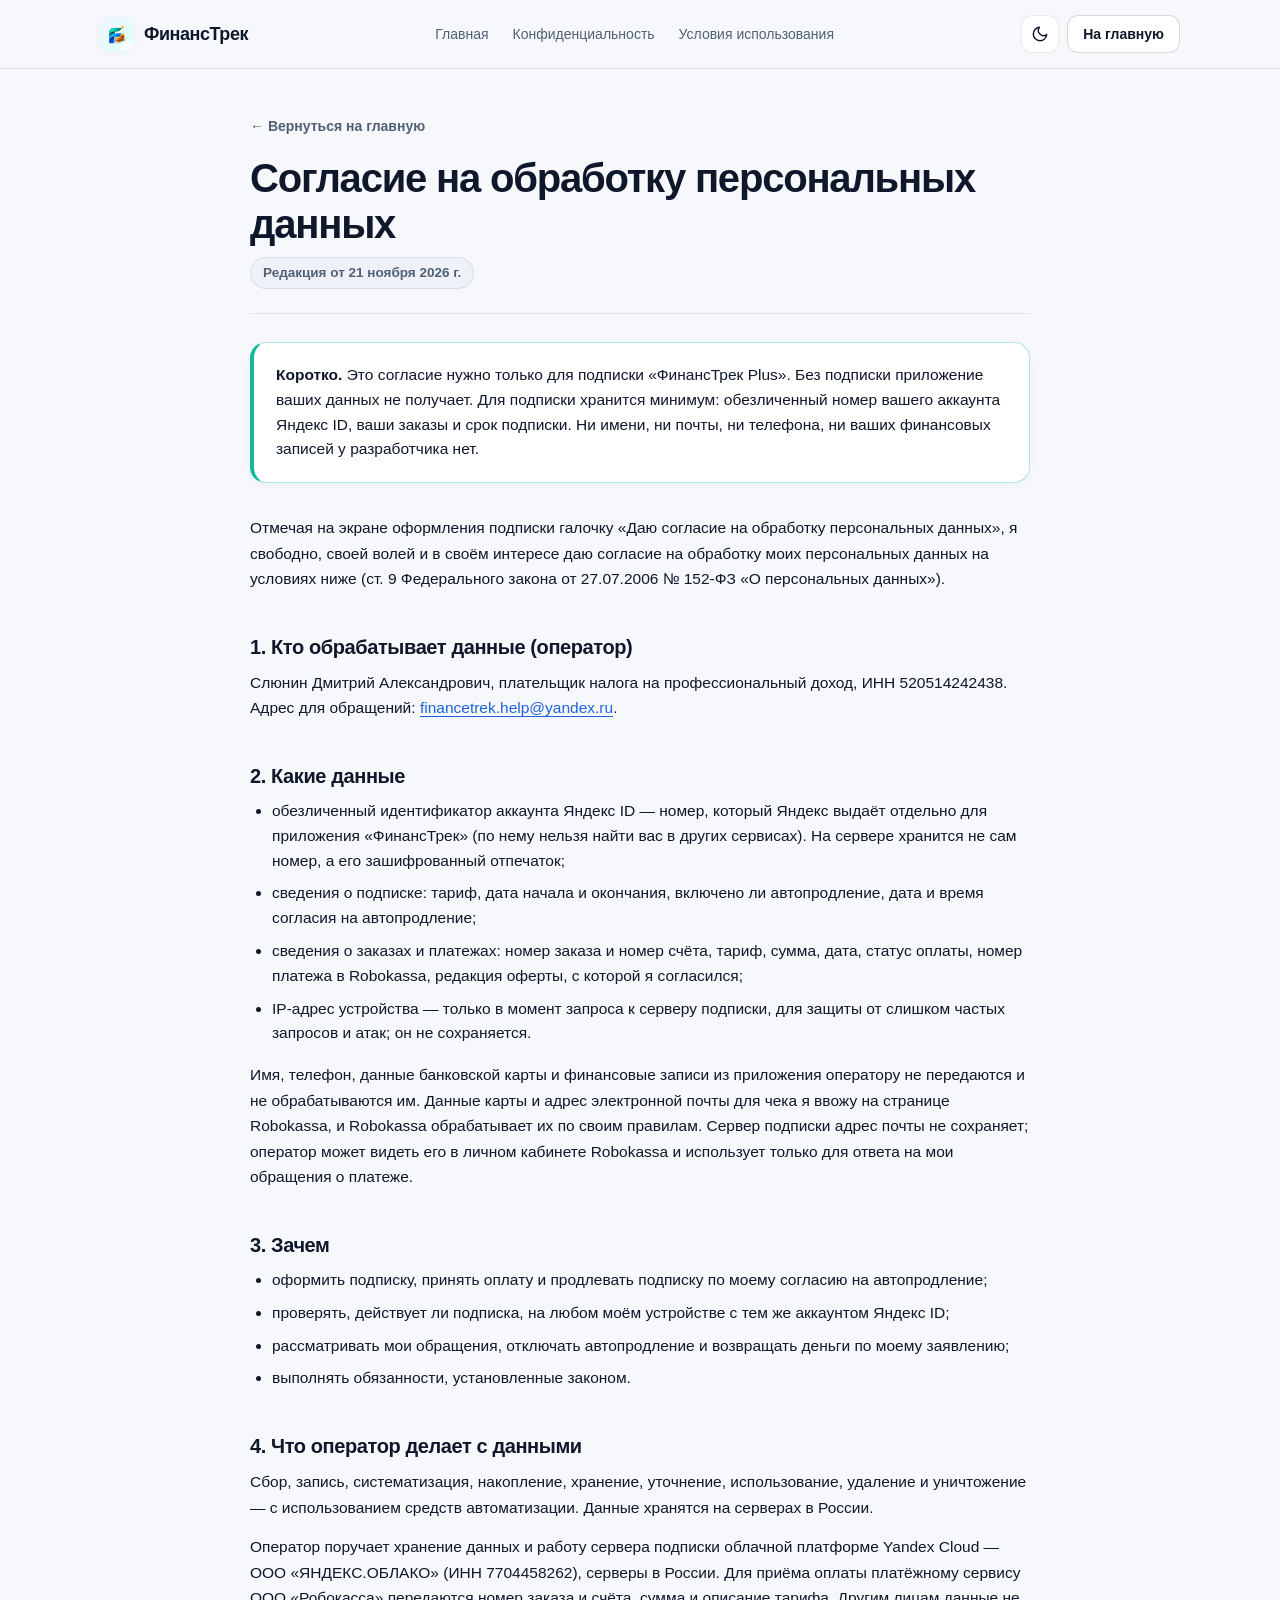
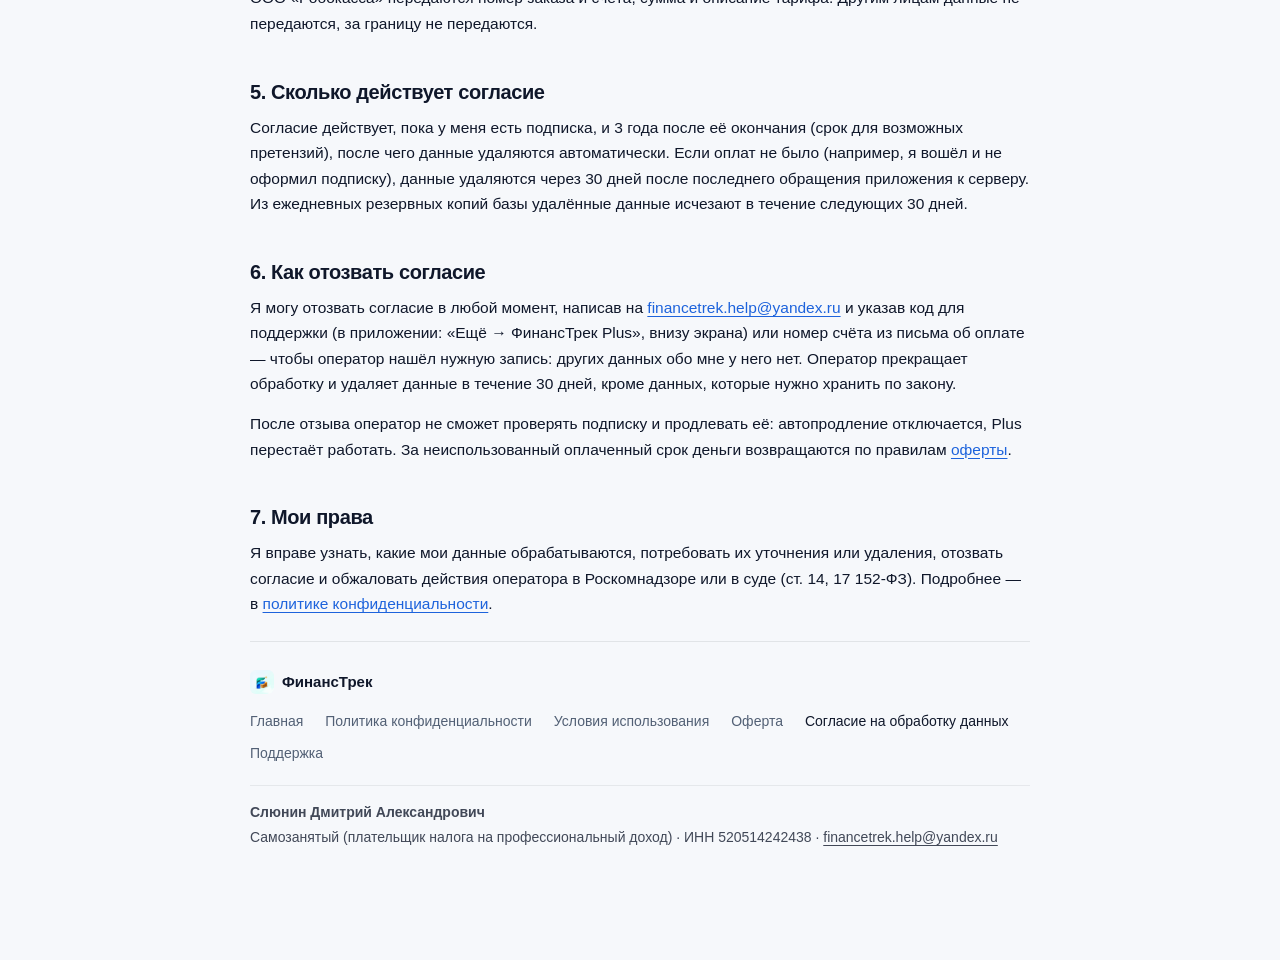
<file: consent.html>
<!doctype html>
<html lang="ru">
<head>
<meta charset="utf-8">
<meta name="viewport" content="width=device-width, initial-scale=1">
<title>Согласие на обработку персональных данных — ФинансТрек</title>
<meta name="description" content="Согласие на обработку персональных данных для подписки ФинансТрек Plus.">
<meta name="robots" content="noindex">
<meta name="theme-color" content="#0c0f14">
<link rel="icon" href="icon.png">
<link rel="stylesheet" href="style.css">
<script>
  (function () {
    try {
      var t = localStorage.getItem('ft-theme');
      if (t === 'light' || t === 'dark') document.documentElement.setAttribute('data-theme', t);
    } catch (e) {}
  })();
</script>
</head>
<body>

<header class="topbar">
  <div class="container topbar-inner">
    <a class="brand" href="./">
      <img src="icon.png" alt="" width="34" height="34">
      <span>ФинансТрек</span>
    </a>

    <nav class="topnav" aria-label="Навигация">
      <a href="./">Главная</a>
      <a href="privacy.html">Конфиденциальность</a>
      <a href="terms.html">Условия использования</a>
    </nav>

    <div class="topbar-actions">
      <button class="icon-btn" type="button" id="theme-toggle" aria-label="Переключить тему" title="Сменить тему">
        <svg class="icon-sun" viewBox="0 0 24 24" width="18" height="18" fill="none" stroke="currentColor" stroke-width="1.9" stroke-linecap="round" stroke-linejoin="round" aria-hidden="true">
          <circle cx="12" cy="12" r="4"></circle>
          <path d="M12 2v2M12 20v2M4.93 4.93l1.41 1.41M17.66 17.66l1.41 1.41M2 12h2M20 12h2M6.34 17.66l-1.41 1.41M19.07 4.93l-1.41 1.41"></path>
        </svg>
        <svg class="icon-moon" viewBox="0 0 24 24" width="18" height="18" fill="none" stroke="currentColor" stroke-width="1.9" stroke-linecap="round" stroke-linejoin="round" aria-hidden="true">
          <path d="M21 12.79A9 9 0 1 1 11.21 3 7 7 0 0 0 21 12.79z"></path>
        </svg>
      </button>
      <a class="btn ghost btn-sm" href="./">На главную</a>
    </div>
  </div>
</header>

<main class="doc-page">
  <a class="doc-back" href="./">← Вернуться на главную</a>

  <div class="doc-header">
    <h1>Согласие на обработку персональных данных</h1>
    <span class="doc-date">Редакция от 21 ноября 2026 г.</span>
  </div>

  <div class="doc-summary">
    <p><b>Коротко.</b> Это согласие нужно только для подписки «ФинансТрек Plus». Без подписки приложение ваших данных не получает. Для подписки хранится минимум: обезличенный номер вашего аккаунта Яндекс ID, ваши заказы и срок подписки. Ни имени, ни почты, ни телефона, ни ваших финансовых записей у разработчика нет.</p>
  </div>

  <article class="doc-body">
    <p>Отмечая на экране оформления подписки галочку «Даю согласие на обработку персональных данных», я свободно, своей волей и в своём интересе даю согласие на обработку моих персональных данных на условиях ниже (ст. 9 Федерального закона от 27.07.2006 № 152-ФЗ «О персональных данных»).</p>

    <h2>1. Кто обрабатывает данные (оператор)</h2>
    <p>Слюнин Дмитрий Александрович, плательщик налога на профессиональный доход, ИНН 520514242438. Адрес для обращений: <a href="mailto:financetrek.help@yandex.ru">financetrek.help@yandex.ru</a>.</p>

    <h2>2. Какие данные</h2>
    <ul>
      <li>обезличенный идентификатор аккаунта Яндекс ID — номер, который Яндекс выдаёт отдельно для приложения «ФинансТрек» (по нему нельзя найти вас в других сервисах). На сервере хранится не сам номер, а его зашифрованный отпечаток;</li>
      <li>сведения о подписке: тариф, дата начала и окончания, включено ли автопродление, дата и время согласия на автопродление;</li>
      <li>сведения о заказах и платежах: номер заказа и номер счёта, тариф, сумма, дата, статус оплаты, номер платежа в Robokassa, редакция оферты, с которой я согласился;</li>
      <li>IP-адрес устройства — только в момент запроса к серверу подписки, для защиты от слишком частых запросов и атак; он не сохраняется.</li>
    </ul>
    <p>Имя, телефон, данные банковской карты и финансовые записи из приложения оператору не передаются и не обрабатываются им. Данные карты и адрес электронной почты для чека я ввожу на странице Robokassa, и Robokassa обрабатывает их по своим правилам. Сервер подписки адрес почты не сохраняет; оператор может видеть его в личном кабинете Robokassa и использует только для ответа на мои обращения о платеже.</p>

    <h2>3. Зачем</h2>
    <ul>
      <li>оформить подписку, принять оплату и продлевать подписку по моему согласию на автопродление;</li>
      <li>проверять, действует ли подписка, на любом моём устройстве с тем же аккаунтом Яндекс ID;</li>
      <li>рассматривать мои обращения, отключать автопродление и возвращать деньги по моему заявлению;</li>
      <li>выполнять обязанности, установленные законом.</li>
    </ul>

    <h2>4. Что оператор делает с данными</h2>
    <p>Сбор, запись, систематизация, накопление, хранение, уточнение, использование, удаление и уничтожение — с использованием средств автоматизации. Данные хранятся на серверах в России.</p>
    <p>Оператор поручает хранение данных и работу сервера подписки облачной платформе Yandex Cloud — ООО «ЯНДЕКС.ОБЛАКО» (ИНН 7704458262), серверы в России. Для приёма оплаты платёжному сервису ООО «Робокасса» передаются номер заказа и счёта, сумма и описание тарифа. Другим лицам данные не передаются, за границу не передаются.</p>

    <h2>5. Сколько действует согласие</h2>
    <p>Согласие действует, пока у меня есть подписка, и 3 года после её окончания (срок для возможных претензий), после чего данные удаляются автоматически. Если оплат не было (например, я вошёл и не оформил подписку), данные удаляются через 30 дней после последнего обращения приложения к серверу. Из ежедневных резервных копий базы удалённые данные исчезают в течение следующих 30 дней.</p>

    <h2>6. Как отозвать согласие</h2>
    <p>Я могу отозвать согласие в любой момент, написав на <a href="mailto:financetrek.help@yandex.ru">financetrek.help@yandex.ru</a> и указав код для поддержки (в приложении: «Ещё → ФинансТрек Plus», внизу экрана) или номер счёта из письма об оплате — чтобы оператор нашёл нужную запись: других данных обо мне у него нет. Оператор прекращает обработку и удаляет данные в течение 30 дней, кроме данных, которые нужно хранить по закону.</p>
    <p>После отзыва оператор не сможет проверять подписку и продлевать её: автопродление отключается, Plus перестаёт работать. За неиспользованный оплаченный срок деньги возвращаются по правилам <a href="offer.html">оферты</a>.</p>

    <h2>7. Мои права</h2>
    <p>Я вправе узнать, какие мои данные обрабатываются, потребовать их уточнения или удаления, отозвать согласие и обжаловать действия оператора в Роскомнадзоре или в суде (ст. 14, 17 152-ФЗ). Подробнее — в <a href="privacy.html">политике конфиденциальности</a>.</p>
  </article>

  <footer class="site-footer">
    <a class="footer-brand" href="./">
      <img src="icon.png" alt="" width="24" height="24">
      <span>ФинансТрек</span>
    </a>
    <nav class="docs" aria-label="Документы и контакты">
      <a href="./">Главная</a>
      <a href="privacy.html">Политика конфиденциальности</a>
      <a href="terms.html">Условия использования</a>
      <a href="offer.html">Оферта</a>
      <a href="consent.html" aria-current="page">Согласие на обработку данных</a>
      <a href="mailto:financetrek.help@yandex.ru">Поддержка</a>
    </nav>
    <div class="footer-req">
      <span class="footer-req-name">Слюнин Дмитрий Александрович</span>
      <span>Самозанятый (плательщик налога на профессиональный доход) · ИНН 520514242438 · <a href="mailto:financetrek.help@yandex.ru">financetrek.help@yandex.ru</a></span>
    </div>
  </footer>
</main>

<script>
  (function () {
    // Цвет шапки мобильного браузера — как фон страницы в текущей теме.
    var syncThemeColor = function () {
      var meta = document.querySelector('meta[name="theme-color"]');
      if (meta) meta.setAttribute('content', getComputedStyle(document.body).backgroundColor);
    };
    syncThemeColor();
    if (window.matchMedia) {
      var mq = window.matchMedia('(prefers-color-scheme: dark)');
      if (mq.addEventListener) mq.addEventListener('change', syncThemeColor);
    }

    var themeBtn = document.getElementById('theme-toggle');
    if (themeBtn) {
      themeBtn.addEventListener('click', function () {
        var root = document.documentElement;
        var current = root.getAttribute('data-theme');
        var prefersDark = window.matchMedia && window.matchMedia('(prefers-color-scheme: dark)').matches;
        var isDark = current ? current === 'dark' : prefersDark;
        var next = isDark ? 'light' : 'dark';
        root.setAttribute('data-theme', next);
        try { localStorage.setItem('ft-theme', next); } catch (e) {}
        syncThemeColor();
      });
    }
  })();
</script>
</body>
</html>
</file>
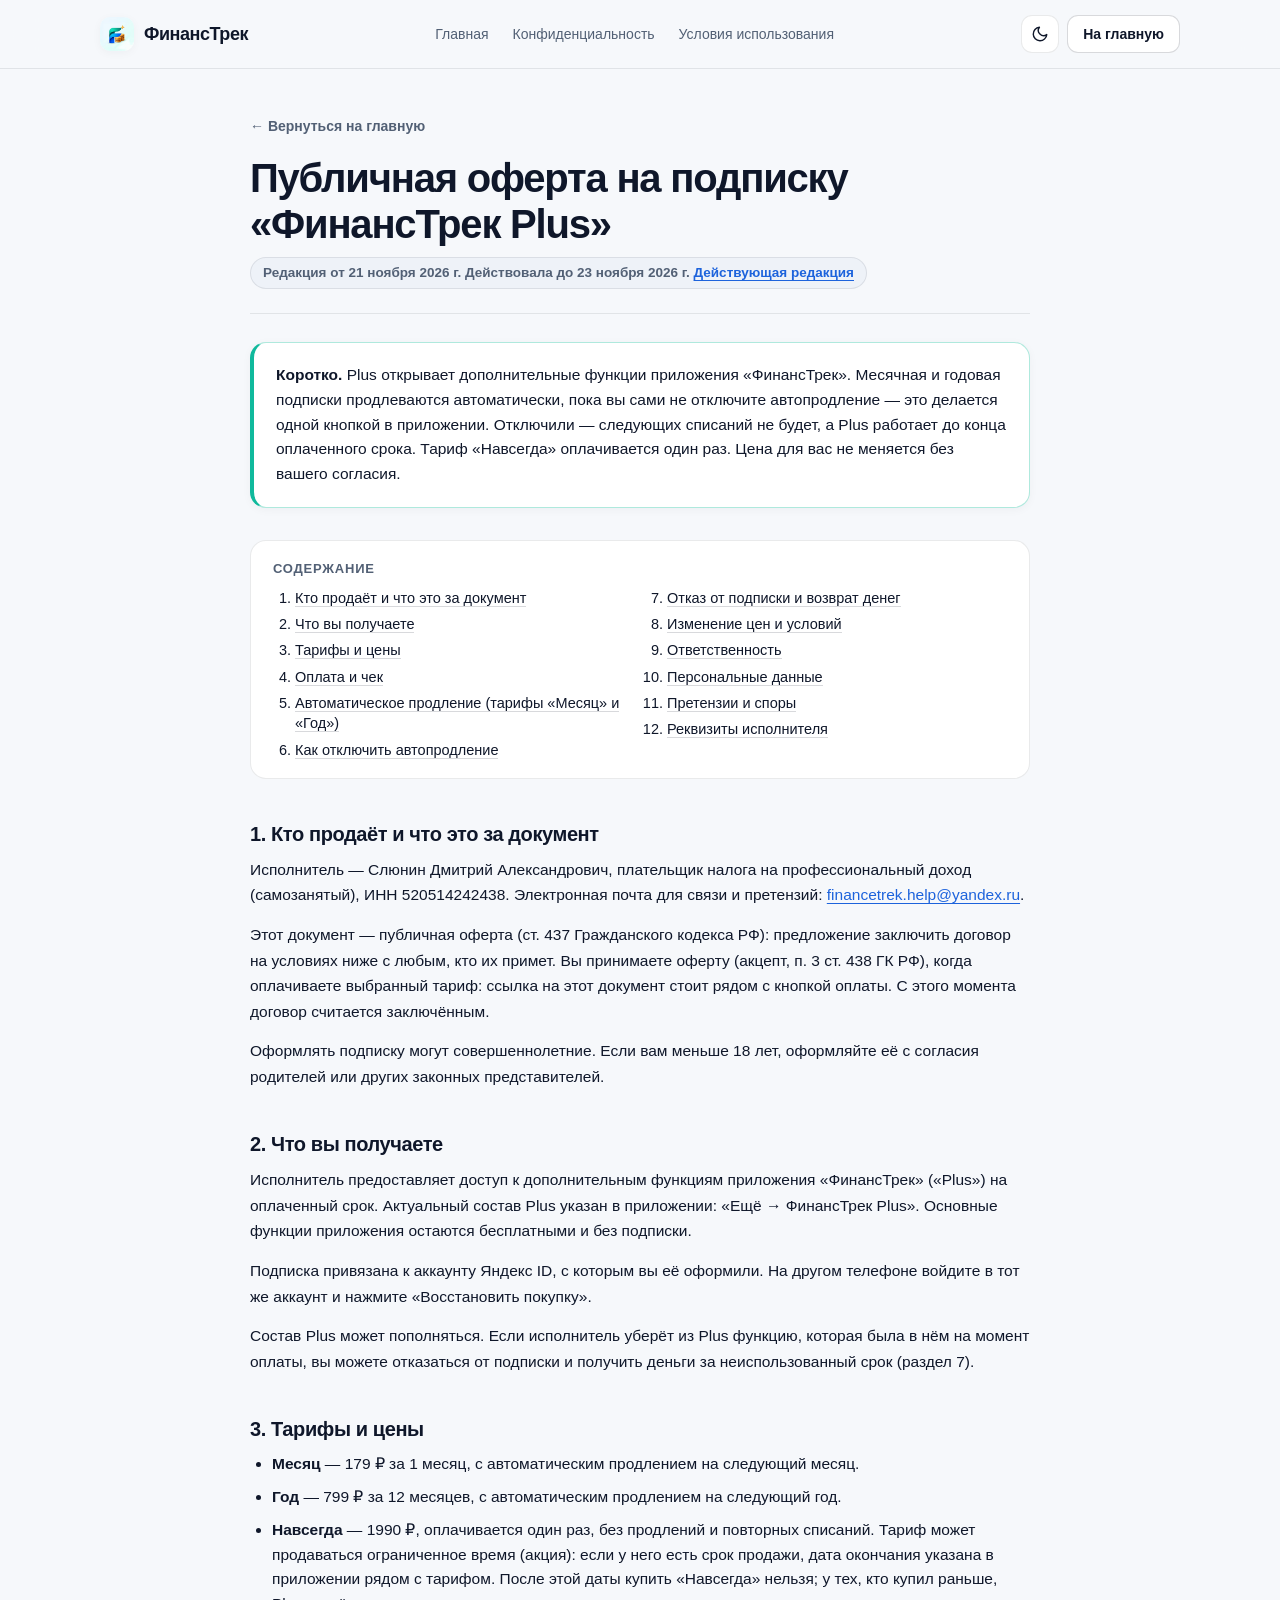
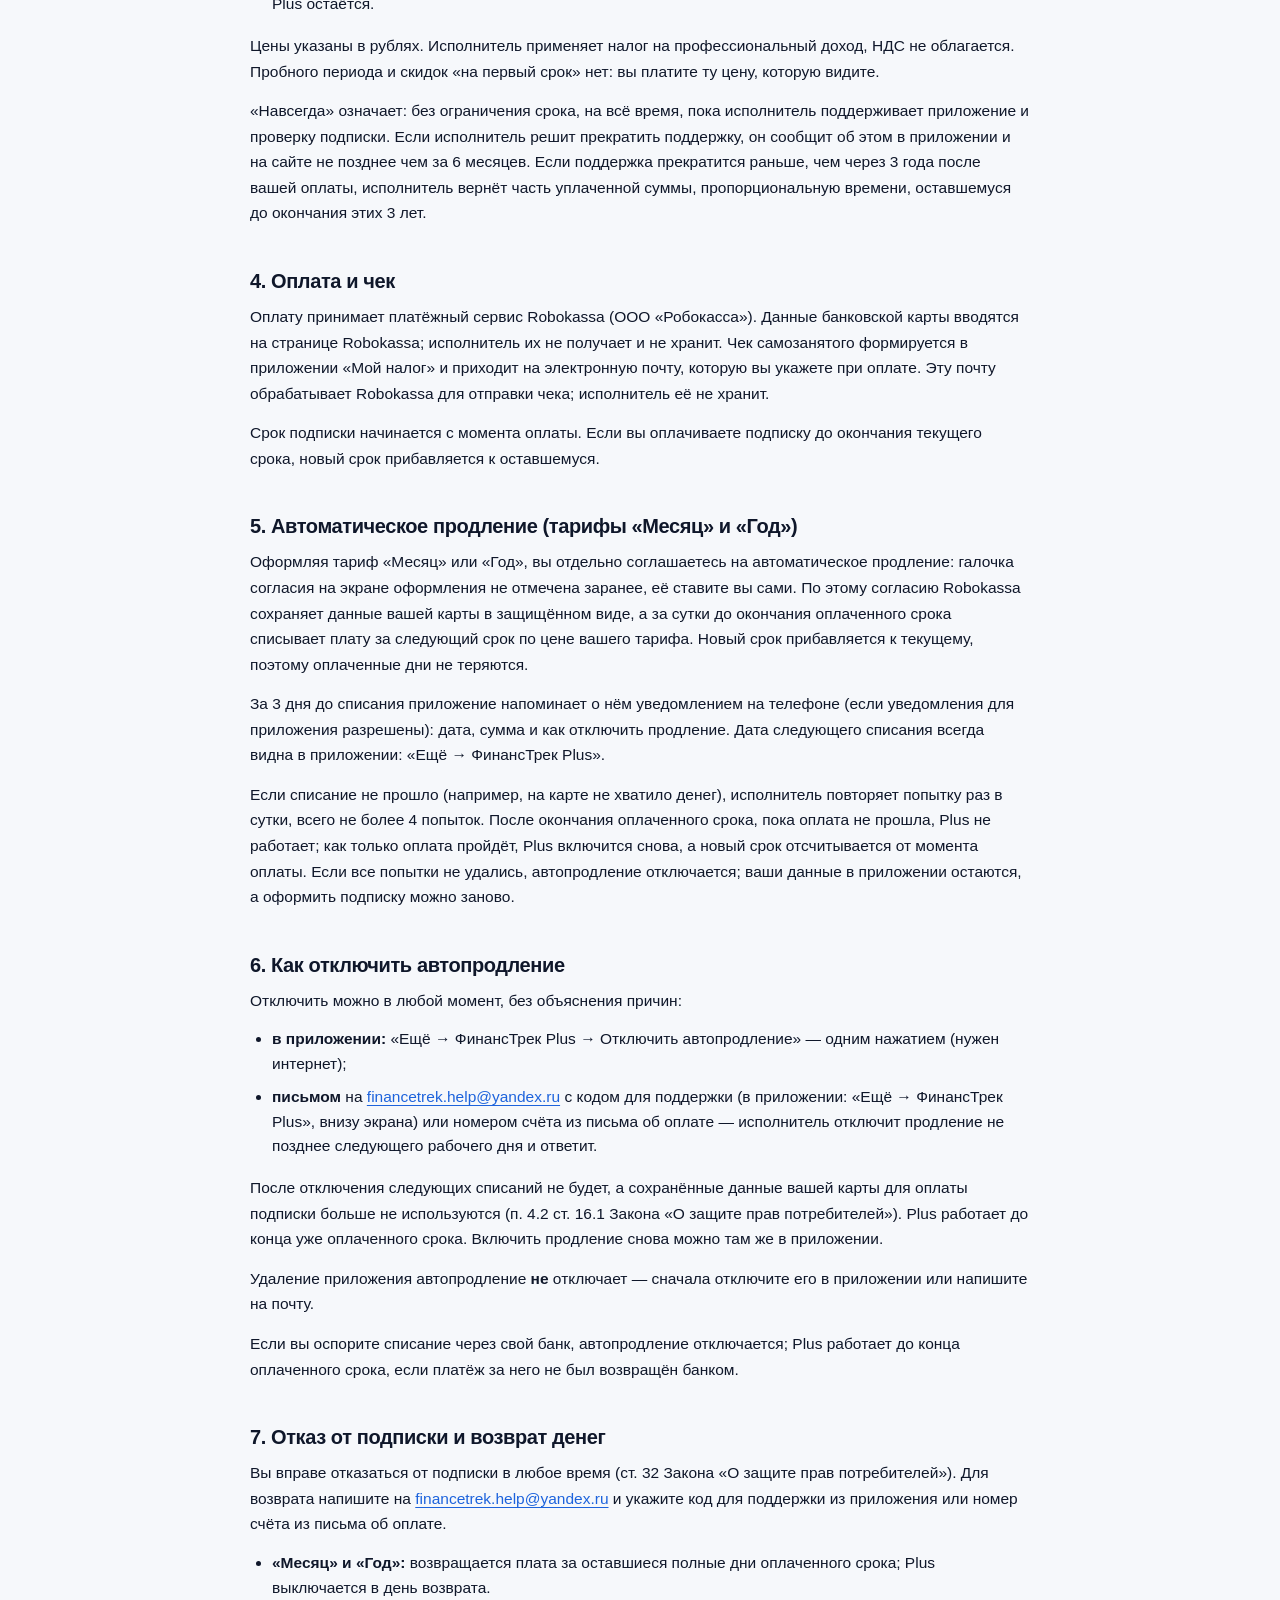
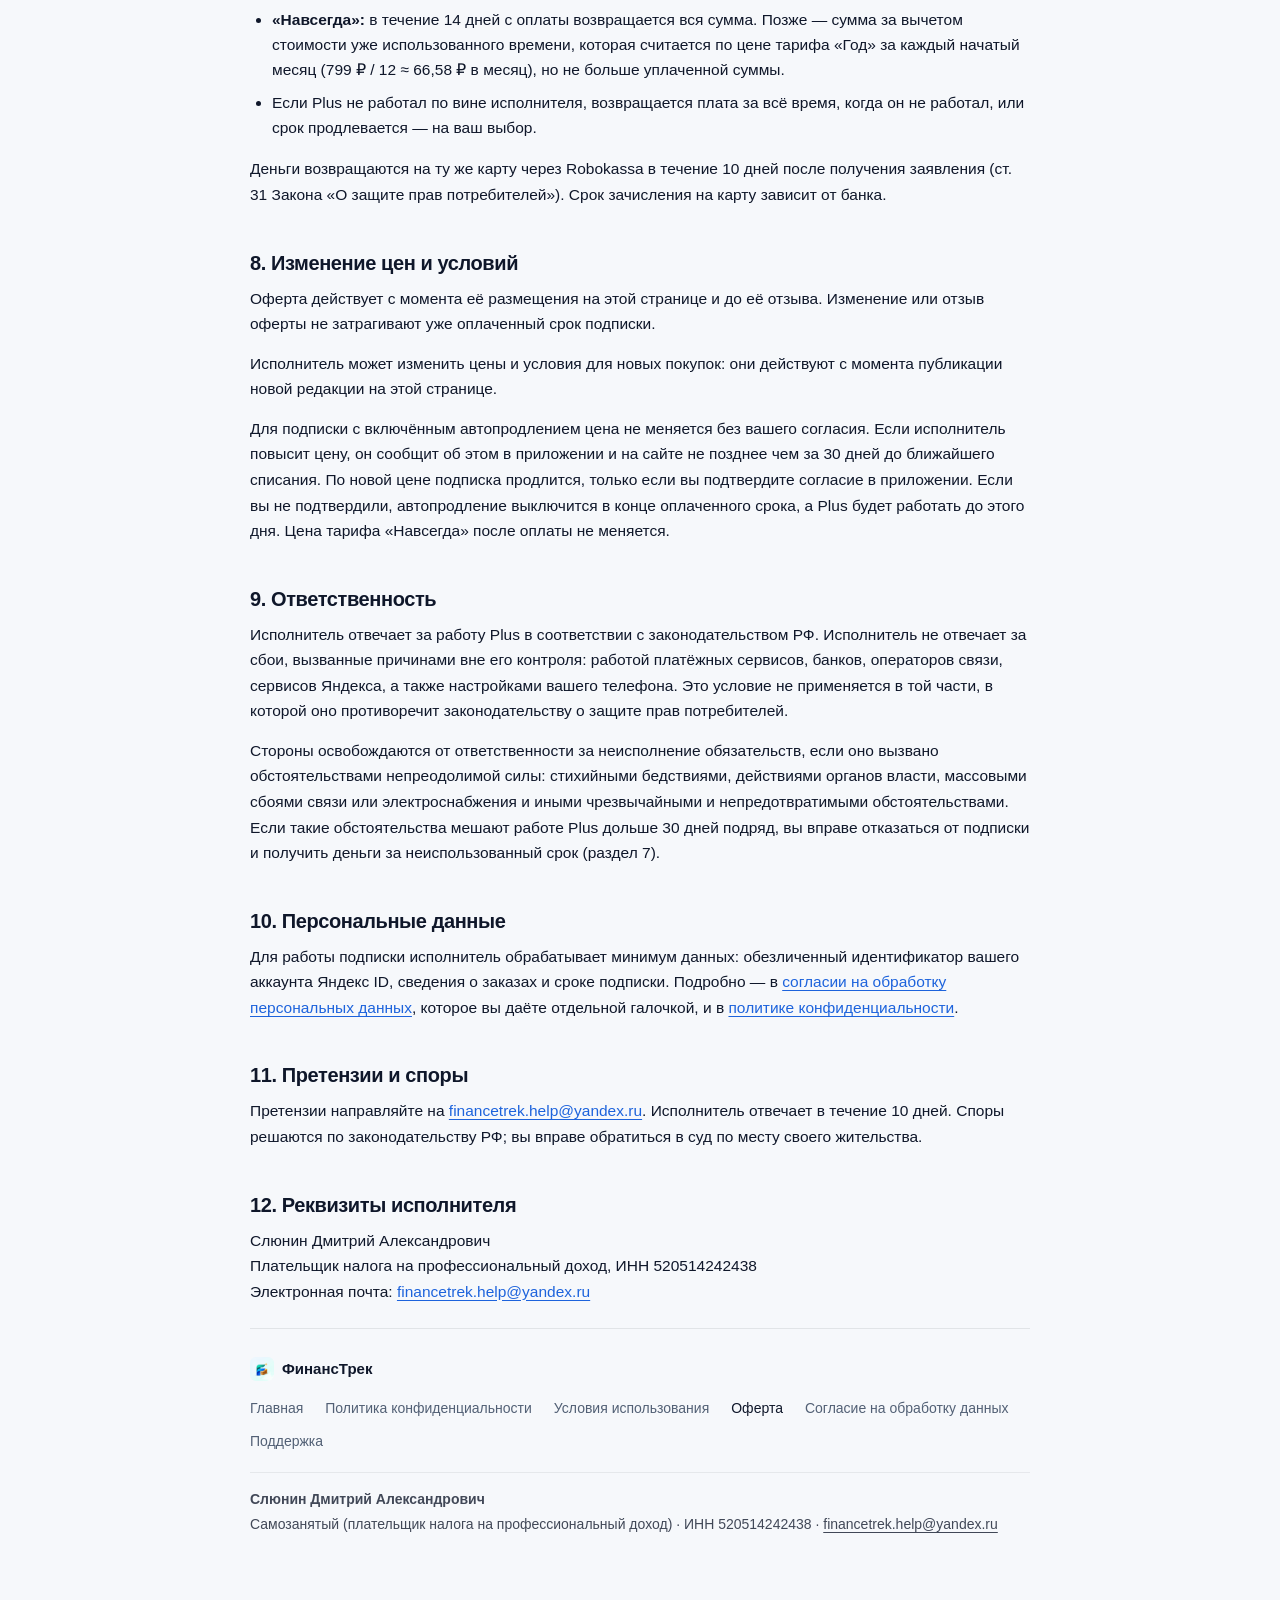
<file: offer-2026-11-21.html>
<!doctype html>
<html lang="ru">
<head>
<meta charset="utf-8">
<meta name="viewport" content="width=device-width, initial-scale=1">
<title>Публичная оферта — ФинансТрек</title>
<meta name="description" content="Условия подписки ФинансТрек Plus: тарифы, оплата, автопродление, отключение продления и возврат денег.">
<meta name="robots" content="noindex">
<meta name="theme-color" content="#0c0f14">
<link rel="icon" href="icon.png">
<link rel="stylesheet" href="style.css">
<script>
  (function () {
    try {
      var t = localStorage.getItem('ft-theme');
      if (t === 'light' || t === 'dark') document.documentElement.setAttribute('data-theme', t);
    } catch (e) {}
  })();
</script>
</head>
<body>

<header class="topbar">
  <div class="container topbar-inner">
    <a class="brand" href="./">
      <img src="icon.png" alt="" width="34" height="34">
      <span>ФинансТрек</span>
    </a>

    <nav class="topnav" aria-label="Навигация">
      <a href="./">Главная</a>
      <a href="privacy.html">Конфиденциальность</a>
      <a href="terms.html">Условия использования</a>
    </nav>

    <div class="topbar-actions">
      <button class="icon-btn" type="button" id="theme-toggle" aria-label="Переключить тему" title="Сменить тему">
        <svg class="icon-sun" viewBox="0 0 24 24" width="18" height="18" fill="none" stroke="currentColor" stroke-width="1.9" stroke-linecap="round" stroke-linejoin="round" aria-hidden="true">
          <circle cx="12" cy="12" r="4"></circle>
          <path d="M12 2v2M12 20v2M4.93 4.93l1.41 1.41M17.66 17.66l1.41 1.41M2 12h2M20 12h2M6.34 17.66l-1.41 1.41M19.07 4.93l-1.41 1.41"></path>
        </svg>
        <svg class="icon-moon" viewBox="0 0 24 24" width="18" height="18" fill="none" stroke="currentColor" stroke-width="1.9" stroke-linecap="round" stroke-linejoin="round" aria-hidden="true">
          <path d="M21 12.79A9 9 0 1 1 11.21 3 7 7 0 0 0 21 12.79z"></path>
        </svg>
      </button>
      <a class="btn ghost btn-sm" href="./">На главную</a>
    </div>
  </div>
</header>

<main class="doc-page">
  <a class="doc-back" href="./">← Вернуться на главную</a>

  <div class="doc-header">
    <h1>Публичная оферта на подписку «ФинансТрек Plus»</h1>
    <span class="doc-date">Редакция от 21 ноября 2026 г. Действовала до 23 ноября 2026 г. <a href="offer.html">Действующая редакция</a></span>
  </div>

  <div class="doc-summary">
    <p><b>Коротко.</b> Plus открывает дополнительные функции приложения «ФинансТрек». Месячная и годовая подписки продлеваются автоматически, пока вы сами не отключите автопродление — это делается одной кнопкой в приложении. Отключили — следующих списаний не будет, а Plus работает до конца оплаченного срока. Тариф «Навсегда» оплачивается один раз. Цена для вас не меняется без вашего согласия.</p>
  </div>

  <nav class="doc-toc" aria-label="Содержание">
    <p class="doc-toc-title">Содержание</p>
    <ol>
      <li><a href="#s1">Кто продаёт и что это за документ</a></li>
      <li><a href="#s2">Что вы получаете</a></li>
      <li><a href="#s3">Тарифы и цены</a></li>
      <li><a href="#s4">Оплата и чек</a></li>
      <li><a href="#s5">Автоматическое продление (тарифы «Месяц» и «Год»)</a></li>
      <li><a href="#cancel">Как отключить автопродление</a></li>
      <li><a href="#s7">Отказ от подписки и возврат денег</a></li>
      <li><a href="#s8">Изменение цен и условий</a></li>
      <li><a href="#s9">Ответственность</a></li>
      <li><a href="#s10">Персональные данные</a></li>
      <li><a href="#s11">Претензии и споры</a></li>
      <li><a href="#s12">Реквизиты исполнителя</a></li>
    </ol>
  </nav>

  <article class="doc-body">
    <h2 id="s1">1. Кто продаёт и что это за документ</h2>
    <p>Исполнитель — Слюнин Дмитрий Александрович, плательщик налога на профессиональный доход (самозанятый), ИНН 520514242438. Электронная почта для связи и претензий: <a href="mailto:financetrek.help@yandex.ru">financetrek.help@yandex.ru</a>.</p>
    <p>Этот документ — публичная оферта (ст. 437 Гражданского кодекса РФ): предложение заключить договор на условиях ниже с любым, кто их примет. Вы принимаете оферту (акцепт, п. 3 ст. 438 ГК РФ), когда оплачиваете выбранный тариф: ссылка на этот документ стоит рядом с кнопкой оплаты. С этого момента договор считается заключённым.</p>
    <p>Оформлять подписку могут совершеннолетние. Если вам меньше 18 лет, оформляйте её с согласия родителей или других законных представителей.</p>

    <h2 id="s2">2. Что вы получаете</h2>
    <p>Исполнитель предоставляет доступ к дополнительным функциям приложения «ФинансТрек» («Plus») на оплаченный срок. Актуальный состав Plus указан в приложении: «Ещё → ФинансТрек Plus». Основные функции приложения остаются бесплатными и без подписки.</p>
    <p>Подписка привязана к аккаунту Яндекс ID, с которым вы её оформили. На другом телефоне войдите в тот же аккаунт и нажмите «Восстановить покупку».</p>
    <p>Состав Plus может пополняться. Если исполнитель уберёт из Plus функцию, которая была в нём на момент оплаты, вы можете отказаться от подписки и получить деньги за неиспользованный срок (раздел 7).</p>

    <h2 id="s3">3. Тарифы и цены</h2>
    <ul>
      <li><b>Месяц</b> — 179 ₽ за 1 месяц, с автоматическим продлением на следующий месяц.</li>
      <li><b>Год</b> — 799 ₽ за 12 месяцев, с автоматическим продлением на следующий год.</li>
      <li><b>Навсегда</b> — 1990 ₽, оплачивается один раз, без продлений и повторных списаний. Тариф может продаваться ограниченное время (акция): если у него есть срок продажи, дата окончания указана в приложении рядом с тарифом. После этой даты купить «Навсегда» нельзя; у тех, кто купил раньше, Plus остаётся.</li>
    </ul>
    <p>Цены указаны в рублях. Исполнитель применяет налог на профессиональный доход, НДС не облагается. Пробного периода и скидок «на первый срок» нет: вы платите ту цену, которую видите.</p>
    <p>«Навсегда» означает: без ограничения срока, на всё время, пока исполнитель поддерживает приложение и проверку подписки. Если исполнитель решит прекратить поддержку, он сообщит об этом в приложении и на сайте не позднее чем за 6 месяцев. Если поддержка прекратится раньше, чем через 3 года после вашей оплаты, исполнитель вернёт часть уплаченной суммы, пропорциональную времени, оставшемуся до окончания этих 3 лет.</p>

    <h2 id="s4">4. Оплата и чек</h2>
    <p>Оплату принимает платёжный сервис Robokassa (ООО «Робокасса»). Данные банковской карты вводятся на странице Robokassa; исполнитель их не получает и не хранит. Чек самозанятого формируется в приложении «Мой налог» и приходит на электронную почту, которую вы укажете при оплате. Эту почту обрабатывает Robokassa для отправки чека; исполнитель её не хранит.</p>
    <p>Срок подписки начинается с момента оплаты. Если вы оплачиваете подписку до окончания текущего срока, новый срок прибавляется к оставшемуся.</p>

    <h2 id="s5">5. Автоматическое продление (тарифы «Месяц» и «Год»)</h2>
    <p>Оформляя тариф «Месяц» или «Год», вы отдельно соглашаетесь на автоматическое продление: галочка согласия на экране оформления не отмечена заранее, её ставите вы сами. По этому согласию Robokassa сохраняет данные вашей карты в защищённом виде, а за сутки до окончания оплаченного срока списывает плату за следующий срок по цене вашего тарифа. Новый срок прибавляется к текущему, поэтому оплаченные дни не теряются.</p>
    <p>За 3 дня до списания приложение напоминает о нём уведомлением на телефоне (если уведомления для приложения разрешены): дата, сумма и как отключить продление. Дата следующего списания всегда видна в приложении: «Ещё → ФинансТрек Plus».</p>
    <p>Если списание не прошло (например, на карте не хватило денег), исполнитель повторяет попытку раз в сутки, всего не более 4 попыток. После окончания оплаченного срока, пока оплата не прошла, Plus не работает; как только оплата пройдёт, Plus включится снова, а новый срок отсчитывается от момента оплаты. Если все попытки не удались, автопродление отключается; ваши данные в приложении остаются, а оформить подписку можно заново.</p>

    <h2 id="cancel">6. Как отключить автопродление</h2>
    <p>Отключить можно в любой момент, без объяснения причин:</p>
    <ul>
      <li><b>в приложении:</b> «Ещё → ФинансТрек Plus → Отключить автопродление» — одним нажатием (нужен интернет);</li>
      <li><b>письмом</b> на <a href="mailto:financetrek.help@yandex.ru">financetrek.help@yandex.ru</a> с кодом для поддержки (в приложении: «Ещё → ФинансТрек Plus», внизу экрана) или номером счёта из письма об оплате — исполнитель отключит продление не позднее следующего рабочего дня и ответит.</li>
    </ul>
    <p>После отключения следующих списаний не будет, а сохранённые данные вашей карты для оплаты подписки больше не используются (п. 4.2 ст. 16.1 Закона «О защите прав потребителей»). Plus работает до конца уже оплаченного срока. Включить продление снова можно там же в приложении.</p>
    <p>Удаление приложения автопродление <b>не</b> отключает — сначала отключите его в приложении или напишите на почту.</p>
    <p>Если вы оспорите списание через свой банк, автопродление отключается; Plus работает до конца оплаченного срока, если платёж за него не был возвращён банком.</p>

    <h2 id="s7">7. Отказ от подписки и возврат денег</h2>
    <p>Вы вправе отказаться от подписки в любое время (ст. 32 Закона «О защите прав потребителей»). Для возврата напишите на <a href="mailto:financetrek.help@yandex.ru">financetrek.help@yandex.ru</a> и укажите код для поддержки из приложения или номер счёта из письма об оплате.</p>
    <ul>
      <li><b>«Месяц» и «Год»:</b> возвращается плата за оставшиеся полные дни оплаченного срока; Plus выключается в день возврата.</li>
      <li><b>«Навсегда»:</b> в течение 14 дней с оплаты возвращается вся сумма. Позже — сумма за вычетом стоимости уже использованного времени, которая считается по цене тарифа «Год» за каждый начатый месяц (799 ₽ / 12 ≈ 66,58 ₽ в месяц), но не больше уплаченной суммы.</li>
      <li>Если Plus не работал по вине исполнителя, возвращается плата за всё время, когда он не работал, или срок продлевается — на ваш выбор.</li>
    </ul>
    <p>Деньги возвращаются на ту же карту через Robokassa в течение 10 дней после получения заявления (ст. 31 Закона «О защите прав потребителей»). Срок зачисления на карту зависит от банка.</p>

    <h2 id="s8">8. Изменение цен и условий</h2>
    <p>Оферта действует с момента её размещения на этой странице и до её отзыва. Изменение или отзыв оферты не затрагивают уже оплаченный срок подписки.</p>
    <p>Исполнитель может изменить цены и условия для новых покупок: они действуют с момента публикации новой редакции на этой странице.</p>
    <p>Для подписки с включённым автопродлением цена не меняется без вашего согласия. Если исполнитель повысит цену, он сообщит об этом в приложении и на сайте не позднее чем за 30 дней до ближайшего списания. По новой цене подписка продлится, только если вы подтвердите согласие в приложении. Если вы не подтвердили, автопродление выключится в конце оплаченного срока, а Plus будет работать до этого дня. Цена тарифа «Навсегда» после оплаты не меняется.</p>

    <h2 id="s9">9. Ответственность</h2>
    <p>Исполнитель отвечает за работу Plus в соответствии с законодательством РФ. Исполнитель не отвечает за сбои, вызванные причинами вне его контроля: работой платёжных сервисов, банков, операторов связи, сервисов Яндекса, а также настройками вашего телефона. Это условие не применяется в той части, в которой оно противоречит законодательству о защите прав потребителей.</p>
    <p>Стороны освобождаются от ответственности за неисполнение обязательств, если оно вызвано обстоятельствами непреодолимой силы: стихийными бедствиями, действиями органов власти, массовыми сбоями связи или электроснабжения и иными чрезвычайными и непредотвратимыми обстоятельствами. Если такие обстоятельства мешают работе Plus дольше 30 дней подряд, вы вправе отказаться от подписки и получить деньги за неиспользованный срок (раздел 7).</p>

    <h2 id="s10">10. Персональные данные</h2>
    <p>Для работы подписки исполнитель обрабатывает минимум данных: обезличенный идентификатор вашего аккаунта Яндекс ID, сведения о заказах и сроке подписки. Подробно — в <a href="consent.html">согласии на обработку персональных данных</a>, которое вы даёте отдельной галочкой, и в <a href="privacy.html">политике конфиденциальности</a>.</p>

    <h2 id="s11">11. Претензии и споры</h2>
    <p>Претензии направляйте на <a href="mailto:financetrek.help@yandex.ru">financetrek.help@yandex.ru</a>. Исполнитель отвечает в течение 10 дней. Споры решаются по законодательству РФ; вы вправе обратиться в суд по месту своего жительства.</p>

    <h2 id="s12">12. Реквизиты исполнителя</h2>
    <p>Слюнин Дмитрий Александрович<br>
    Плательщик налога на профессиональный доход, ИНН 520514242438<br>
    Электронная почта: <a href="mailto:financetrek.help@yandex.ru">financetrek.help@yandex.ru</a></p>
  </article>

  <footer class="site-footer">
    <a class="footer-brand" href="./">
      <img src="icon.png" alt="" width="24" height="24">
      <span>ФинансТрек</span>
    </a>
    <nav class="docs" aria-label="Документы и контакты">
      <a href="./">Главная</a>
      <a href="privacy.html">Политика конфиденциальности</a>
      <a href="terms.html">Условия использования</a>
      <a href="offer.html" aria-current="page">Оферта</a>
      <a href="consent.html">Согласие на обработку данных</a>
      <a href="mailto:financetrek.help@yandex.ru">Поддержка</a>
    </nav>
    <div class="footer-req">
      <span class="footer-req-name">Слюнин Дмитрий Александрович</span>
      <span>Самозанятый (плательщик налога на профессиональный доход) · ИНН 520514242438 · <a href="mailto:financetrek.help@yandex.ru">financetrek.help@yandex.ru</a></span>
    </div>
  </footer>
</main>

<script>
  (function () {
    // Цвет шапки мобильного браузера — как фон страницы в текущей теме.
    var syncThemeColor = function () {
      var meta = document.querySelector('meta[name="theme-color"]');
      if (meta) meta.setAttribute('content', getComputedStyle(document.body).backgroundColor);
    };
    syncThemeColor();
    if (window.matchMedia) {
      var mq = window.matchMedia('(prefers-color-scheme: dark)');
      if (mq.addEventListener) mq.addEventListener('change', syncThemeColor);
    }

    var themeBtn = document.getElementById('theme-toggle');
    if (themeBtn) {
      themeBtn.addEventListener('click', function () {
        var root = document.documentElement;
        var current = root.getAttribute('data-theme');
        var prefersDark = window.matchMedia && window.matchMedia('(prefers-color-scheme: dark)').matches;
        var isDark = current ? current === 'dark' : prefersDark;
        var next = isDark ? 'light' : 'dark';
        root.setAttribute('data-theme', next);
        try { localStorage.setItem('ft-theme', next); } catch (e) {}
        syncThemeColor();
      });
    }
  })();
</script>
</body>
</html>
</file>
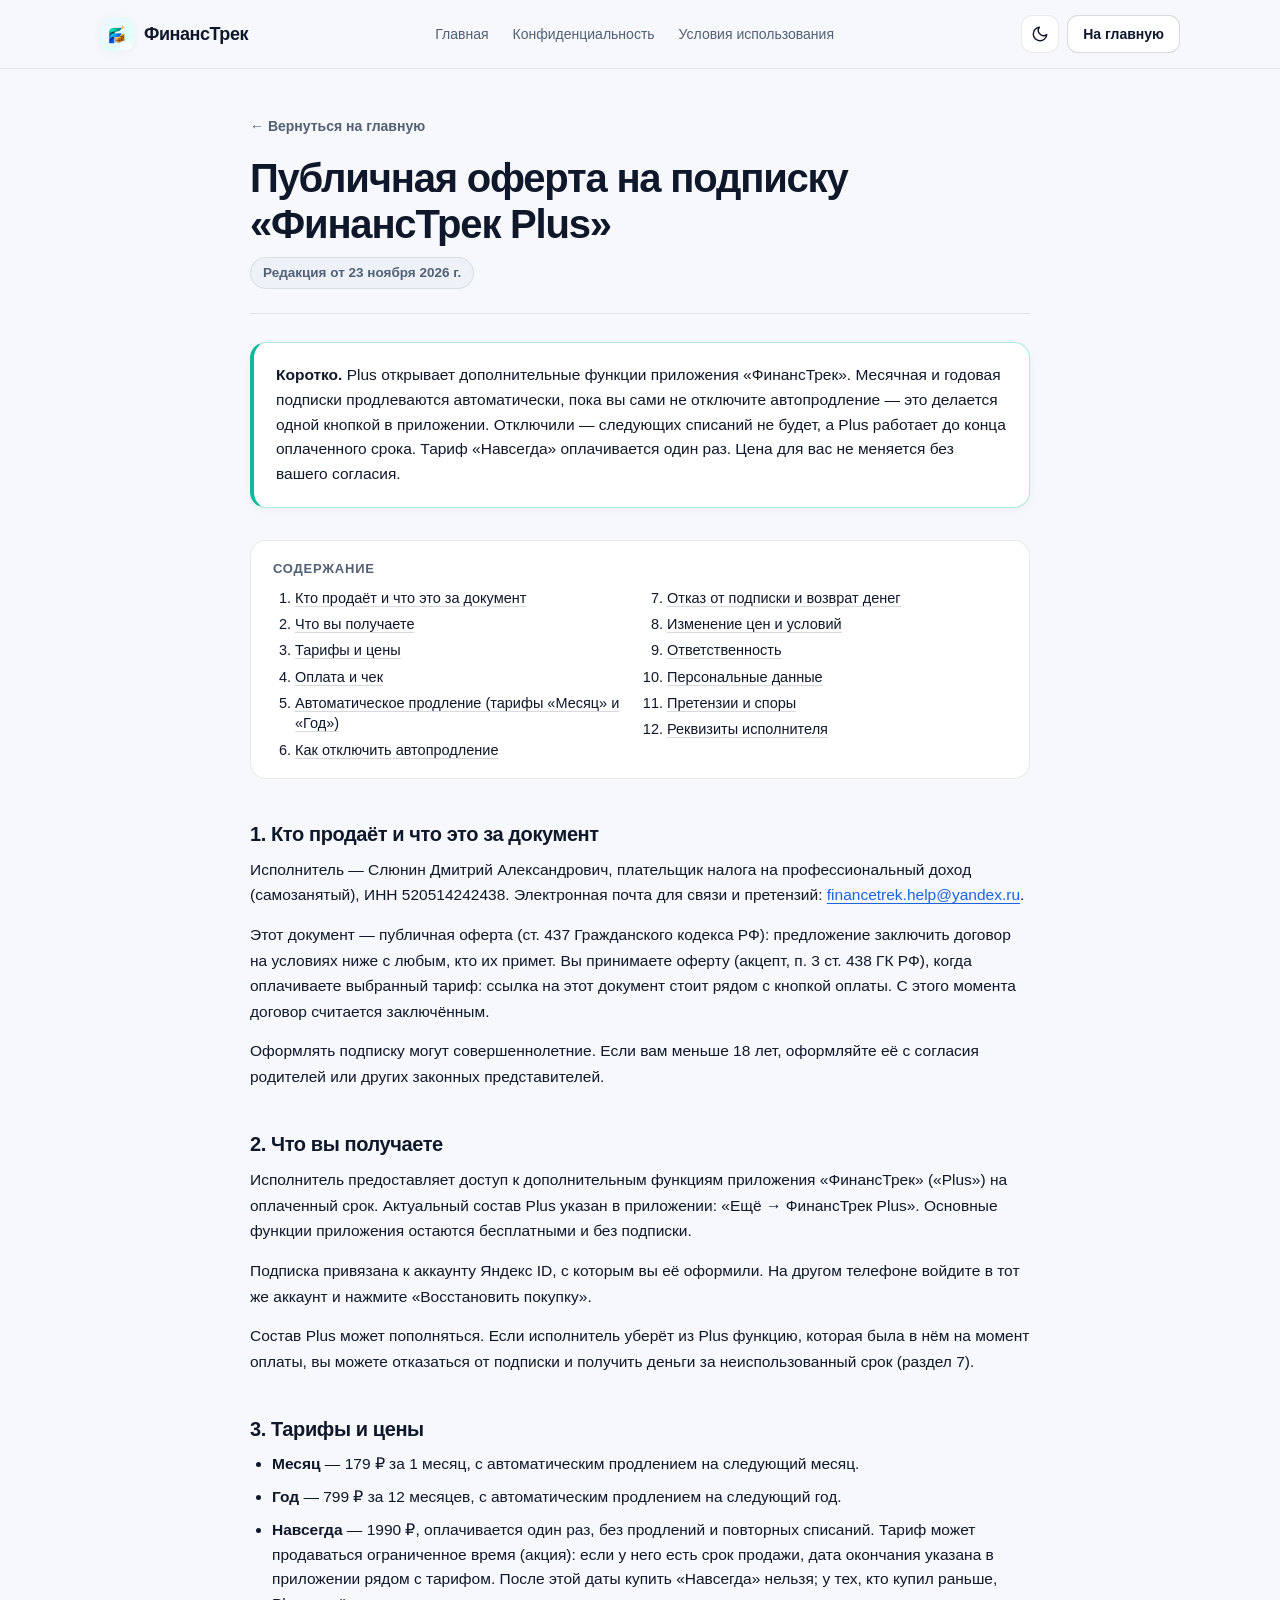
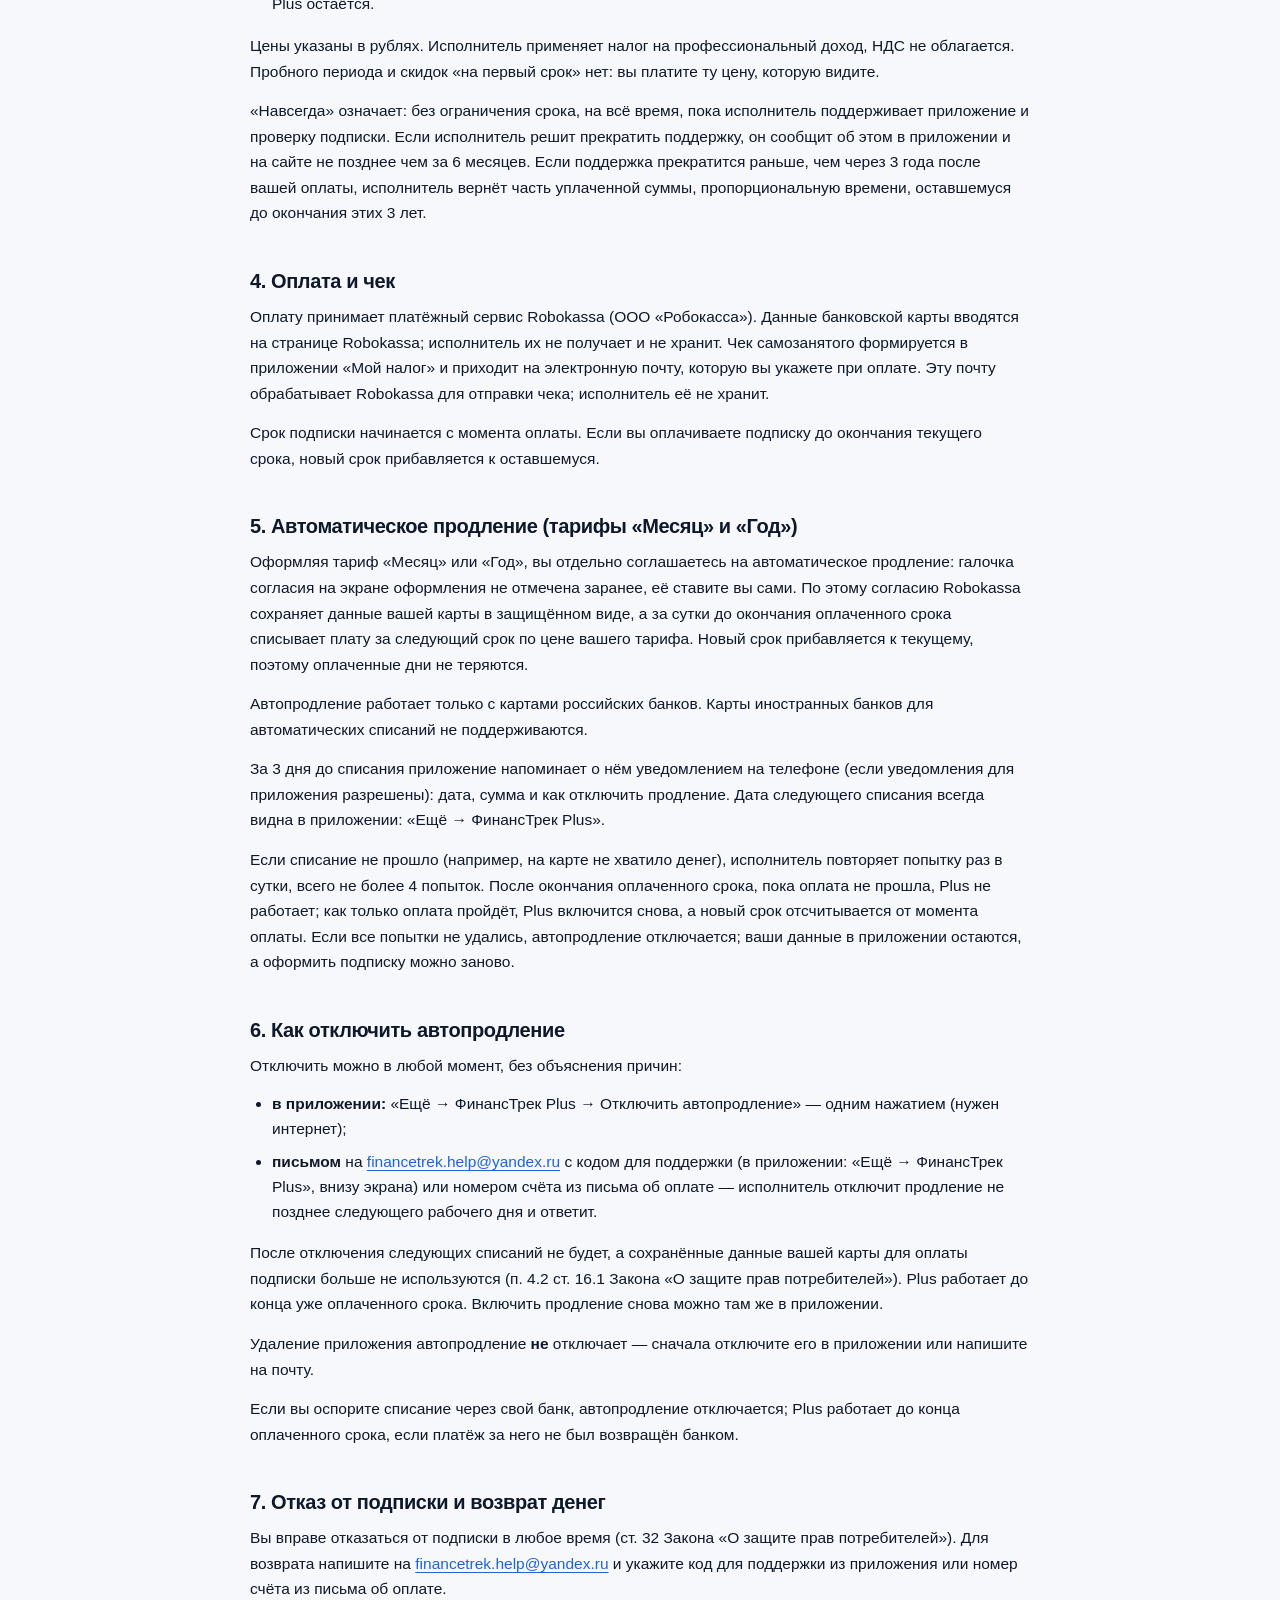
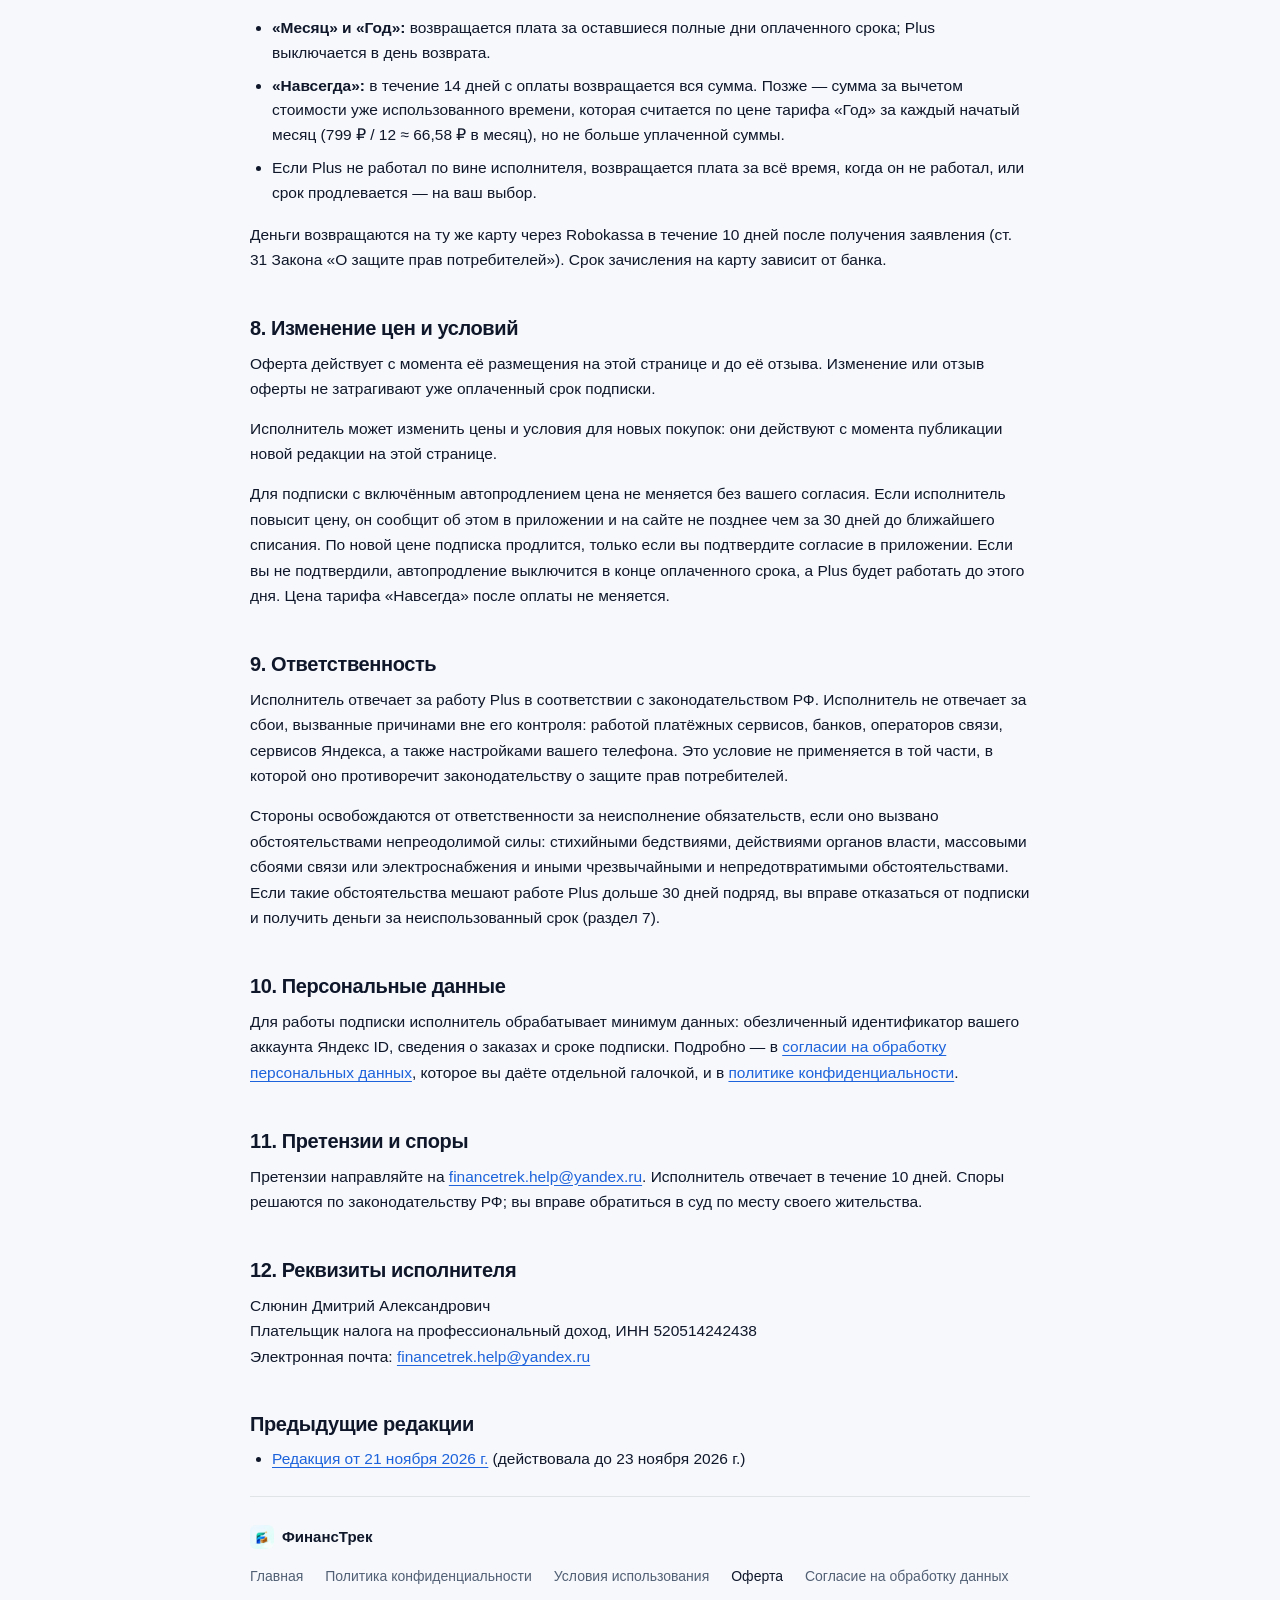
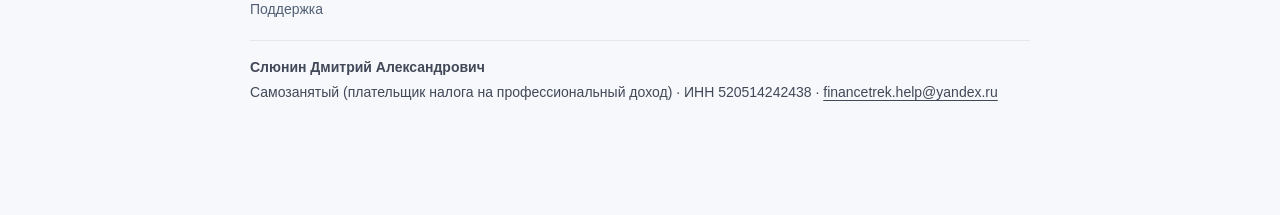
<file: offer.html>
<!doctype html>
<html lang="ru">
<head>
<meta charset="utf-8">
<meta name="viewport" content="width=device-width, initial-scale=1">
<title>Публичная оферта — ФинансТрек</title>
<meta name="description" content="Условия подписки ФинансТрек Plus: тарифы, оплата, автопродление, отключение продления и возврат денег.">
<meta name="robots" content="noindex">
<meta name="theme-color" content="#0c0f14">
<link rel="icon" href="icon.png">
<link rel="stylesheet" href="style.css">
<script>
  (function () {
    try {
      var t = localStorage.getItem('ft-theme');
      if (t === 'light' || t === 'dark') document.documentElement.setAttribute('data-theme', t);
    } catch (e) {}
  })();
</script>
</head>
<body>

<header class="topbar">
  <div class="container topbar-inner">
    <a class="brand" href="./">
      <img src="icon.png" alt="" width="34" height="34">
      <span>ФинансТрек</span>
    </a>

    <nav class="topnav" aria-label="Навигация">
      <a href="./">Главная</a>
      <a href="privacy.html">Конфиденциальность</a>
      <a href="terms.html">Условия использования</a>
    </nav>

    <div class="topbar-actions">
      <button class="icon-btn" type="button" id="theme-toggle" aria-label="Переключить тему" title="Сменить тему">
        <svg class="icon-sun" viewBox="0 0 24 24" width="18" height="18" fill="none" stroke="currentColor" stroke-width="1.9" stroke-linecap="round" stroke-linejoin="round" aria-hidden="true">
          <circle cx="12" cy="12" r="4"></circle>
          <path d="M12 2v2M12 20v2M4.93 4.93l1.41 1.41M17.66 17.66l1.41 1.41M2 12h2M20 12h2M6.34 17.66l-1.41 1.41M19.07 4.93l-1.41 1.41"></path>
        </svg>
        <svg class="icon-moon" viewBox="0 0 24 24" width="18" height="18" fill="none" stroke="currentColor" stroke-width="1.9" stroke-linecap="round" stroke-linejoin="round" aria-hidden="true">
          <path d="M21 12.79A9 9 0 1 1 11.21 3 7 7 0 0 0 21 12.79z"></path>
        </svg>
      </button>
      <a class="btn ghost btn-sm" href="./">На главную</a>
    </div>
  </div>
</header>

<main class="doc-page">
  <a class="doc-back" href="./">← Вернуться на главную</a>

  <div class="doc-header">
    <h1>Публичная оферта на подписку «ФинансТрек Plus»</h1>
    <span class="doc-date">Редакция от 23 ноября 2026 г.</span>
  </div>

  <div class="doc-summary">
    <p><b>Коротко.</b> Plus открывает дополнительные функции приложения «ФинансТрек». Месячная и годовая подписки продлеваются автоматически, пока вы сами не отключите автопродление — это делается одной кнопкой в приложении. Отключили — следующих списаний не будет, а Plus работает до конца оплаченного срока. Тариф «Навсегда» оплачивается один раз. Цена для вас не меняется без вашего согласия.</p>
  </div>

  <nav class="doc-toc" aria-label="Содержание">
    <p class="doc-toc-title">Содержание</p>
    <ol>
      <li><a href="#s1">Кто продаёт и что это за документ</a></li>
      <li><a href="#s2">Что вы получаете</a></li>
      <li><a href="#s3">Тарифы и цены</a></li>
      <li><a href="#s4">Оплата и чек</a></li>
      <li><a href="#s5">Автоматическое продление (тарифы «Месяц» и «Год»)</a></li>
      <li><a href="#cancel">Как отключить автопродление</a></li>
      <li><a href="#s7">Отказ от подписки и возврат денег</a></li>
      <li><a href="#s8">Изменение цен и условий</a></li>
      <li><a href="#s9">Ответственность</a></li>
      <li><a href="#s10">Персональные данные</a></li>
      <li><a href="#s11">Претензии и споры</a></li>
      <li><a href="#s12">Реквизиты исполнителя</a></li>
    </ol>
  </nav>

  <article class="doc-body">
    <h2 id="s1">1. Кто продаёт и что это за документ</h2>
    <p>Исполнитель — Слюнин Дмитрий Александрович, плательщик налога на профессиональный доход (самозанятый), ИНН 520514242438. Электронная почта для связи и претензий: <a href="mailto:financetrek.help@yandex.ru">financetrek.help@yandex.ru</a>.</p>
    <p>Этот документ — публичная оферта (ст. 437 Гражданского кодекса РФ): предложение заключить договор на условиях ниже с любым, кто их примет. Вы принимаете оферту (акцепт, п. 3 ст. 438 ГК РФ), когда оплачиваете выбранный тариф: ссылка на этот документ стоит рядом с кнопкой оплаты. С этого момента договор считается заключённым.</p>
    <p>Оформлять подписку могут совершеннолетние. Если вам меньше 18 лет, оформляйте её с согласия родителей или других законных представителей.</p>

    <h2 id="s2">2. Что вы получаете</h2>
    <p>Исполнитель предоставляет доступ к дополнительным функциям приложения «ФинансТрек» («Plus») на оплаченный срок. Актуальный состав Plus указан в приложении: «Ещё → ФинансТрек Plus». Основные функции приложения остаются бесплатными и без подписки.</p>
    <p>Подписка привязана к аккаунту Яндекс ID, с которым вы её оформили. На другом телефоне войдите в тот же аккаунт и нажмите «Восстановить покупку».</p>
    <p>Состав Plus может пополняться. Если исполнитель уберёт из Plus функцию, которая была в нём на момент оплаты, вы можете отказаться от подписки и получить деньги за неиспользованный срок (раздел 7).</p>

    <h2 id="s3">3. Тарифы и цены</h2>
    <ul>
      <li><b>Месяц</b> — 179 ₽ за 1 месяц, с автоматическим продлением на следующий месяц.</li>
      <li><b>Год</b> — 799 ₽ за 12 месяцев, с автоматическим продлением на следующий год.</li>
      <li><b>Навсегда</b> — 1990 ₽, оплачивается один раз, без продлений и повторных списаний. Тариф может продаваться ограниченное время (акция): если у него есть срок продажи, дата окончания указана в приложении рядом с тарифом. После этой даты купить «Навсегда» нельзя; у тех, кто купил раньше, Plus остаётся.</li>
    </ul>
    <p>Цены указаны в рублях. Исполнитель применяет налог на профессиональный доход, НДС не облагается. Пробного периода и скидок «на первый срок» нет: вы платите ту цену, которую видите.</p>
    <p>«Навсегда» означает: без ограничения срока, на всё время, пока исполнитель поддерживает приложение и проверку подписки. Если исполнитель решит прекратить поддержку, он сообщит об этом в приложении и на сайте не позднее чем за 6 месяцев. Если поддержка прекратится раньше, чем через 3 года после вашей оплаты, исполнитель вернёт часть уплаченной суммы, пропорциональную времени, оставшемуся до окончания этих 3 лет.</p>

    <h2 id="s4">4. Оплата и чек</h2>
    <p>Оплату принимает платёжный сервис Robokassa (ООО «Робокасса»). Данные банковской карты вводятся на странице Robokassa; исполнитель их не получает и не хранит. Чек самозанятого формируется в приложении «Мой налог» и приходит на электронную почту, которую вы укажете при оплате. Эту почту обрабатывает Robokassa для отправки чека; исполнитель её не хранит.</p>
    <p>Срок подписки начинается с момента оплаты. Если вы оплачиваете подписку до окончания текущего срока, новый срок прибавляется к оставшемуся.</p>

    <h2 id="s5">5. Автоматическое продление (тарифы «Месяц» и «Год»)</h2>
    <p>Оформляя тариф «Месяц» или «Год», вы отдельно соглашаетесь на автоматическое продление: галочка согласия на экране оформления не отмечена заранее, её ставите вы сами. По этому согласию Robokassa сохраняет данные вашей карты в защищённом виде, а за сутки до окончания оплаченного срока списывает плату за следующий срок по цене вашего тарифа. Новый срок прибавляется к текущему, поэтому оплаченные дни не теряются.</p>
    <p>Автопродление работает только с картами российских банков. Карты иностранных банков для автоматических списаний не поддерживаются.</p>
    <p>За 3 дня до списания приложение напоминает о нём уведомлением на телефоне (если уведомления для приложения разрешены): дата, сумма и как отключить продление. Дата следующего списания всегда видна в приложении: «Ещё → ФинансТрек Plus».</p>
    <p>Если списание не прошло (например, на карте не хватило денег), исполнитель повторяет попытку раз в сутки, всего не более 4 попыток. После окончания оплаченного срока, пока оплата не прошла, Plus не работает; как только оплата пройдёт, Plus включится снова, а новый срок отсчитывается от момента оплаты. Если все попытки не удались, автопродление отключается; ваши данные в приложении остаются, а оформить подписку можно заново.</p>

    <h2 id="cancel">6. Как отключить автопродление</h2>
    <p>Отключить можно в любой момент, без объяснения причин:</p>
    <ul>
      <li><b>в приложении:</b> «Ещё → ФинансТрек Plus → Отключить автопродление» — одним нажатием (нужен интернет);</li>
      <li><b>письмом</b> на <a href="mailto:financetrek.help@yandex.ru">financetrek.help@yandex.ru</a> с кодом для поддержки (в приложении: «Ещё → ФинансТрек Plus», внизу экрана) или номером счёта из письма об оплате — исполнитель отключит продление не позднее следующего рабочего дня и ответит.</li>
    </ul>
    <p>После отключения следующих списаний не будет, а сохранённые данные вашей карты для оплаты подписки больше не используются (п. 4.2 ст. 16.1 Закона «О защите прав потребителей»). Plus работает до конца уже оплаченного срока. Включить продление снова можно там же в приложении.</p>
    <p>Удаление приложения автопродление <b>не</b> отключает — сначала отключите его в приложении или напишите на почту.</p>
    <p>Если вы оспорите списание через свой банк, автопродление отключается; Plus работает до конца оплаченного срока, если платёж за него не был возвращён банком.</p>

    <h2 id="s7">7. Отказ от подписки и возврат денег</h2>
    <p>Вы вправе отказаться от подписки в любое время (ст. 32 Закона «О защите прав потребителей»). Для возврата напишите на <a href="mailto:financetrek.help@yandex.ru">financetrek.help@yandex.ru</a> и укажите код для поддержки из приложения или номер счёта из письма об оплате.</p>
    <ul>
      <li><b>«Месяц» и «Год»:</b> возвращается плата за оставшиеся полные дни оплаченного срока; Plus выключается в день возврата.</li>
      <li><b>«Навсегда»:</b> в течение 14 дней с оплаты возвращается вся сумма. Позже — сумма за вычетом стоимости уже использованного времени, которая считается по цене тарифа «Год» за каждый начатый месяц (799 ₽ / 12 ≈ 66,58 ₽ в месяц), но не больше уплаченной суммы.</li>
      <li>Если Plus не работал по вине исполнителя, возвращается плата за всё время, когда он не работал, или срок продлевается — на ваш выбор.</li>
    </ul>
    <p>Деньги возвращаются на ту же карту через Robokassa в течение 10 дней после получения заявления (ст. 31 Закона «О защите прав потребителей»). Срок зачисления на карту зависит от банка.</p>

    <h2 id="s8">8. Изменение цен и условий</h2>
    <p>Оферта действует с момента её размещения на этой странице и до её отзыва. Изменение или отзыв оферты не затрагивают уже оплаченный срок подписки.</p>
    <p>Исполнитель может изменить цены и условия для новых покупок: они действуют с момента публикации новой редакции на этой странице.</p>
    <p>Для подписки с включённым автопродлением цена не меняется без вашего согласия. Если исполнитель повысит цену, он сообщит об этом в приложении и на сайте не позднее чем за 30 дней до ближайшего списания. По новой цене подписка продлится, только если вы подтвердите согласие в приложении. Если вы не подтвердили, автопродление выключится в конце оплаченного срока, а Plus будет работать до этого дня. Цена тарифа «Навсегда» после оплаты не меняется.</p>

    <h2 id="s9">9. Ответственность</h2>
    <p>Исполнитель отвечает за работу Plus в соответствии с законодательством РФ. Исполнитель не отвечает за сбои, вызванные причинами вне его контроля: работой платёжных сервисов, банков, операторов связи, сервисов Яндекса, а также настройками вашего телефона. Это условие не применяется в той части, в которой оно противоречит законодательству о защите прав потребителей.</p>
    <p>Стороны освобождаются от ответственности за неисполнение обязательств, если оно вызвано обстоятельствами непреодолимой силы: стихийными бедствиями, действиями органов власти, массовыми сбоями связи или электроснабжения и иными чрезвычайными и непредотвратимыми обстоятельствами. Если такие обстоятельства мешают работе Plus дольше 30 дней подряд, вы вправе отказаться от подписки и получить деньги за неиспользованный срок (раздел 7).</p>

    <h2 id="s10">10. Персональные данные</h2>
    <p>Для работы подписки исполнитель обрабатывает минимум данных: обезличенный идентификатор вашего аккаунта Яндекс ID, сведения о заказах и сроке подписки. Подробно — в <a href="consent.html">согласии на обработку персональных данных</a>, которое вы даёте отдельной галочкой, и в <a href="privacy.html">политике конфиденциальности</a>.</p>

    <h2 id="s11">11. Претензии и споры</h2>
    <p>Претензии направляйте на <a href="mailto:financetrek.help@yandex.ru">financetrek.help@yandex.ru</a>. Исполнитель отвечает в течение 10 дней. Споры решаются по законодательству РФ; вы вправе обратиться в суд по месту своего жительства.</p>

    <h2 id="s12">12. Реквизиты исполнителя</h2>
    <p>Слюнин Дмитрий Александрович<br>
    Плательщик налога на профессиональный доход, ИНН 520514242438<br>
    Электронная почта: <a href="mailto:financetrek.help@yandex.ru">financetrek.help@yandex.ru</a></p>
    <h2 id="prev">Предыдущие редакции</h2>
    <ul>
      <li><a href="offer-2026-11-21.html">Редакция от 21 ноября 2026 г.</a> (действовала до 23 ноября 2026 г.)</li>
    </ul>
  </article>

  <footer class="site-footer">
    <a class="footer-brand" href="./">
      <img src="icon.png" alt="" width="24" height="24">
      <span>ФинансТрек</span>
    </a>
    <nav class="docs" aria-label="Документы и контакты">
      <a href="./">Главная</a>
      <a href="privacy.html">Политика конфиденциальности</a>
      <a href="terms.html">Условия использования</a>
      <a href="offer.html" aria-current="page">Оферта</a>
      <a href="consent.html">Согласие на обработку данных</a>
      <a href="mailto:financetrek.help@yandex.ru">Поддержка</a>
    </nav>
    <div class="footer-req">
      <span class="footer-req-name">Слюнин Дмитрий Александрович</span>
      <span>Самозанятый (плательщик налога на профессиональный доход) · ИНН 520514242438 · <a href="mailto:financetrek.help@yandex.ru">financetrek.help@yandex.ru</a></span>
    </div>
  </footer>
</main>

<script>
  (function () {
    // Цвет шапки мобильного браузера — как фон страницы в текущей теме.
    var syncThemeColor = function () {
      var meta = document.querySelector('meta[name="theme-color"]');
      if (meta) meta.setAttribute('content', getComputedStyle(document.body).backgroundColor);
    };
    syncThemeColor();
    if (window.matchMedia) {
      var mq = window.matchMedia('(prefers-color-scheme: dark)');
      if (mq.addEventListener) mq.addEventListener('change', syncThemeColor);
    }

    var themeBtn = document.getElementById('theme-toggle');
    if (themeBtn) {
      themeBtn.addEventListener('click', function () {
        var root = document.documentElement;
        var current = root.getAttribute('data-theme');
        var prefersDark = window.matchMedia && window.matchMedia('(prefers-color-scheme: dark)').matches;
        var isDark = current ? current === 'dark' : prefersDark;
        var next = isDark ? 'light' : 'dark';
        root.setAttribute('data-theme', next);
        try { localStorage.setItem('ft-theme', next); } catch (e) {}
        syncThemeColor();
      });
    }
  })();
</script>
</body>
</html>
</file>
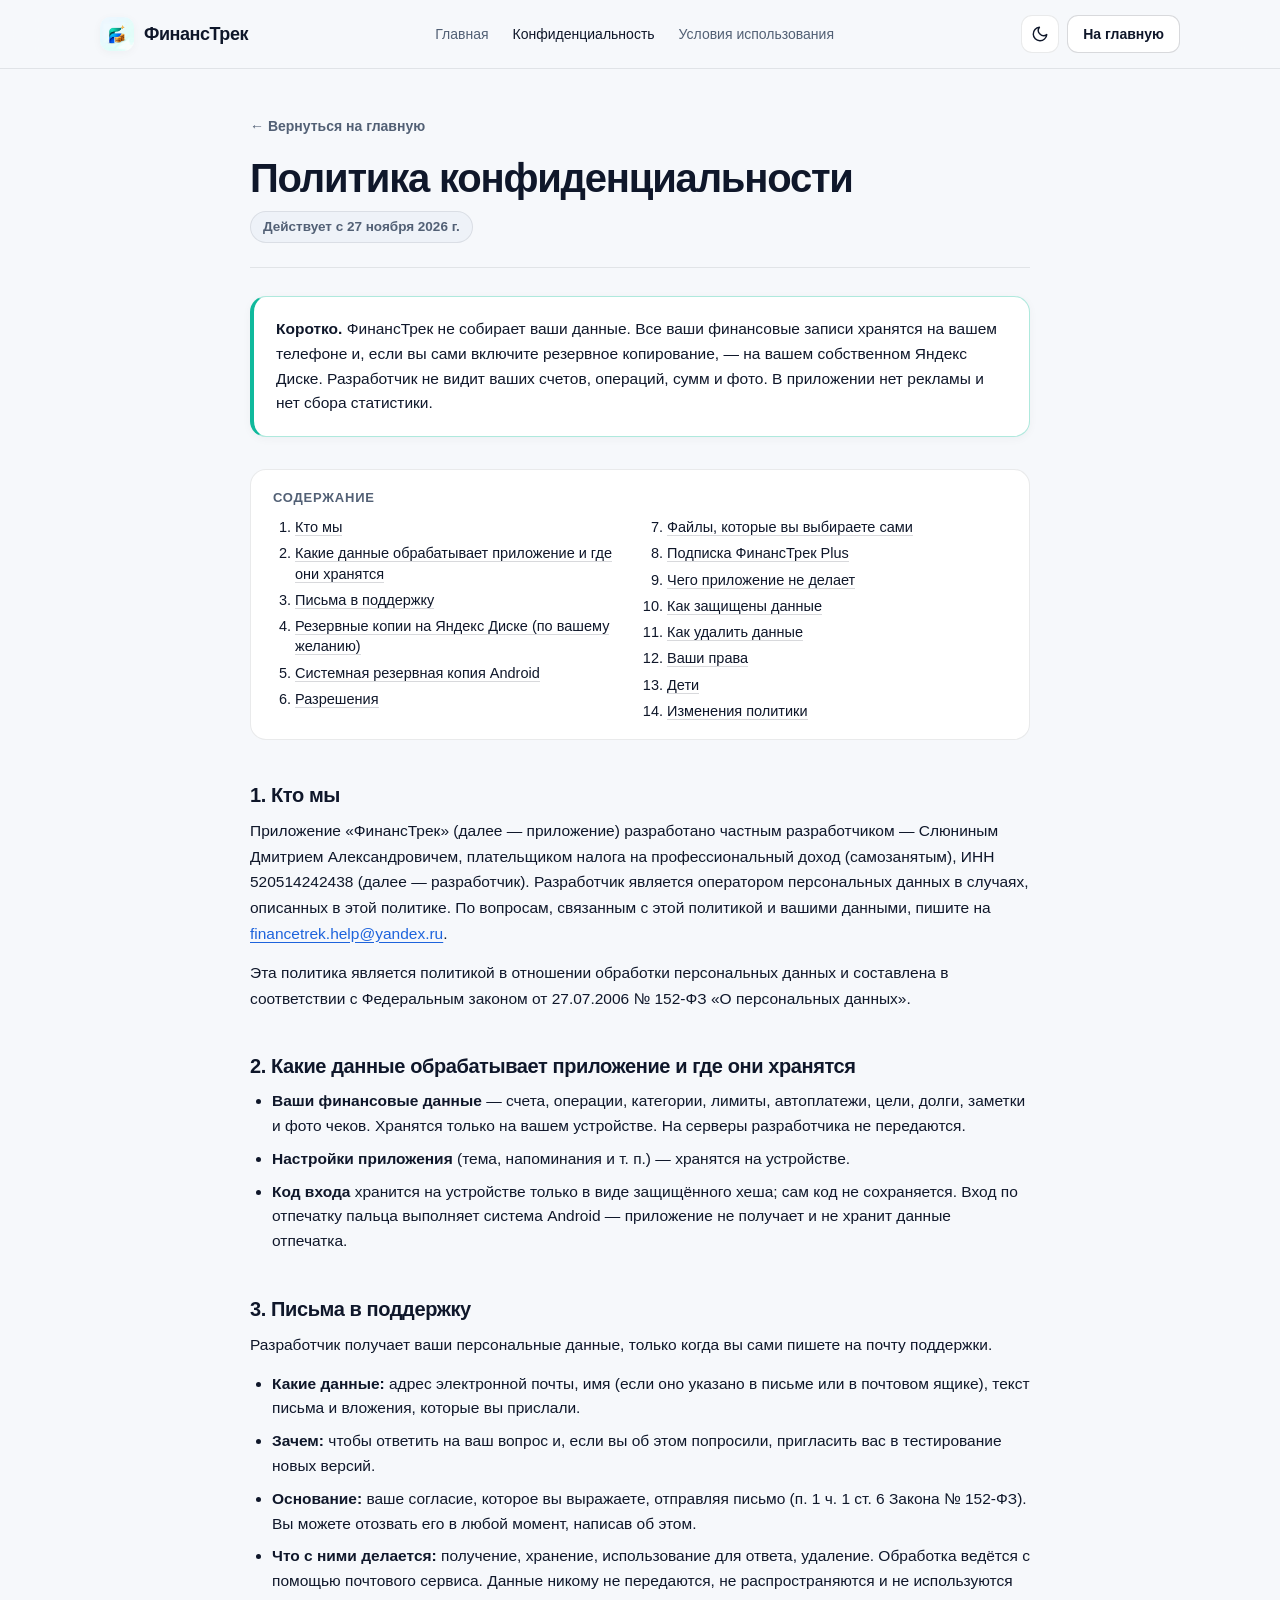
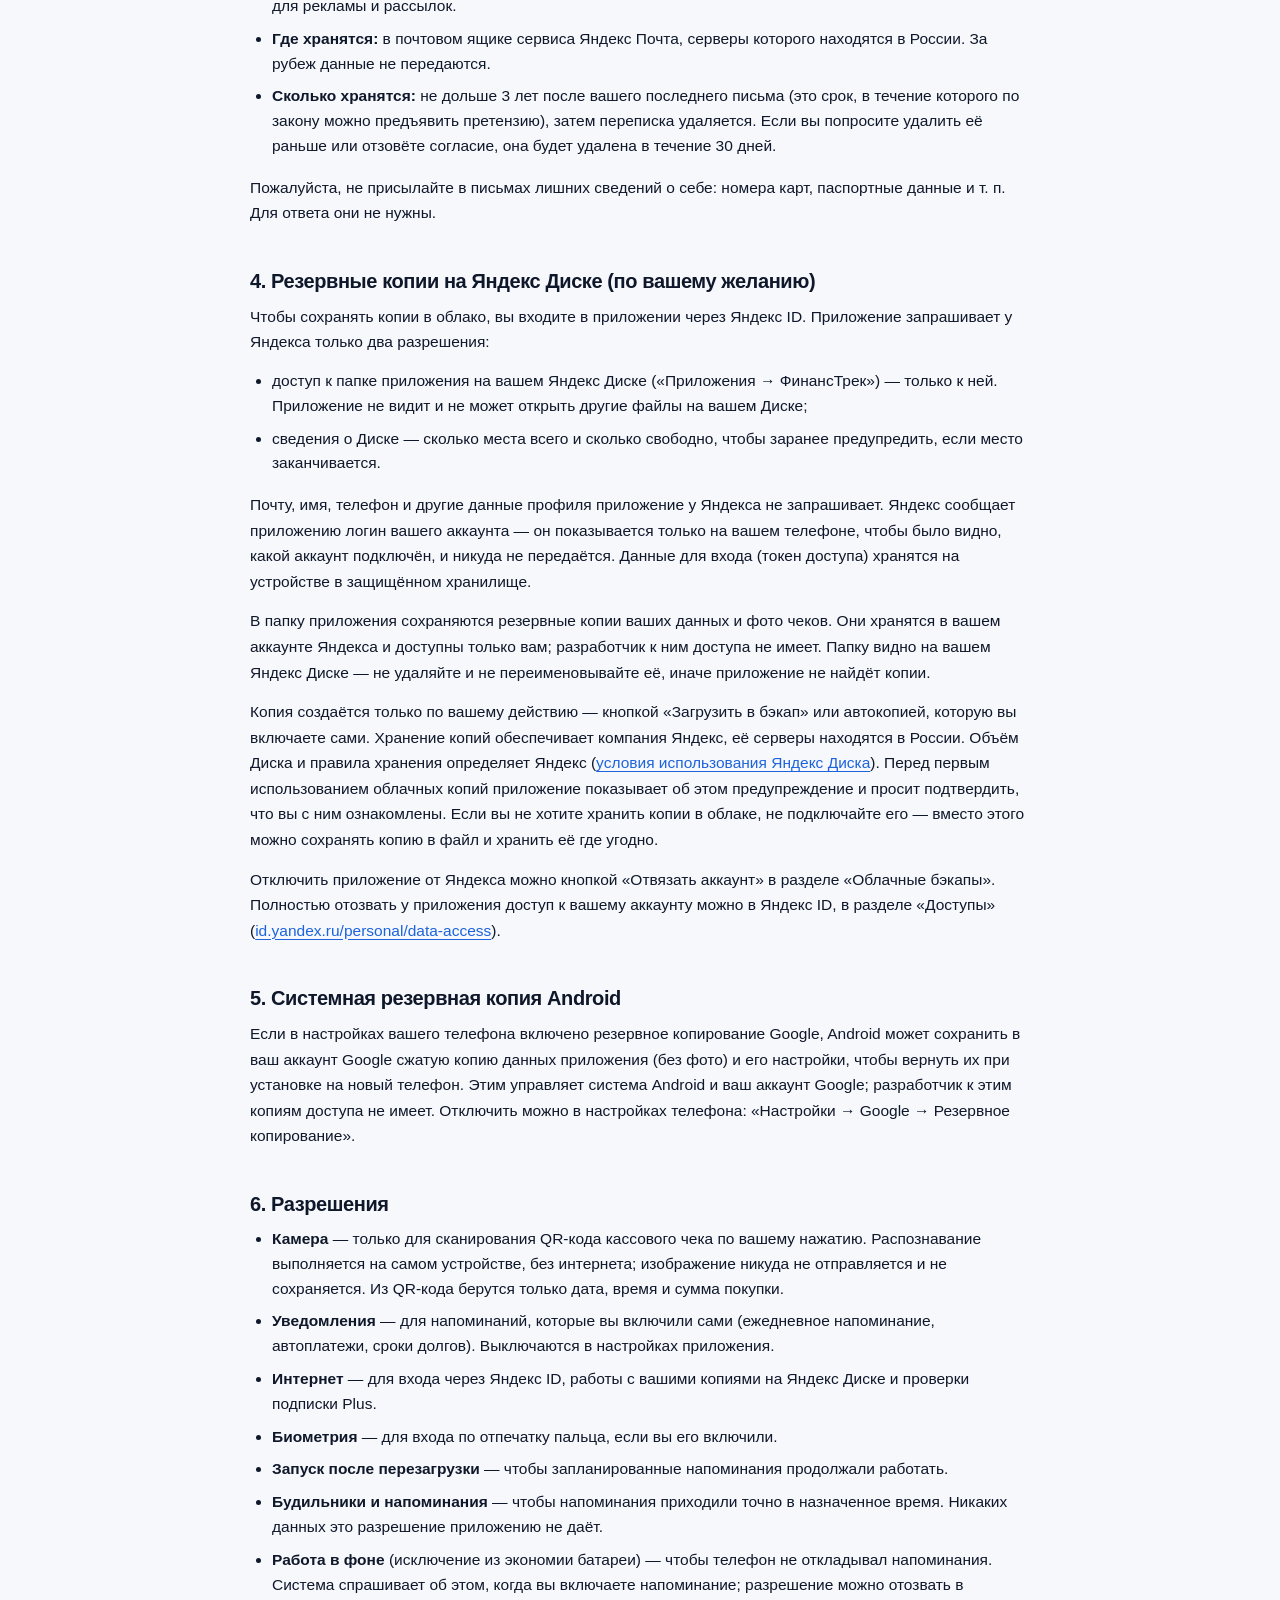
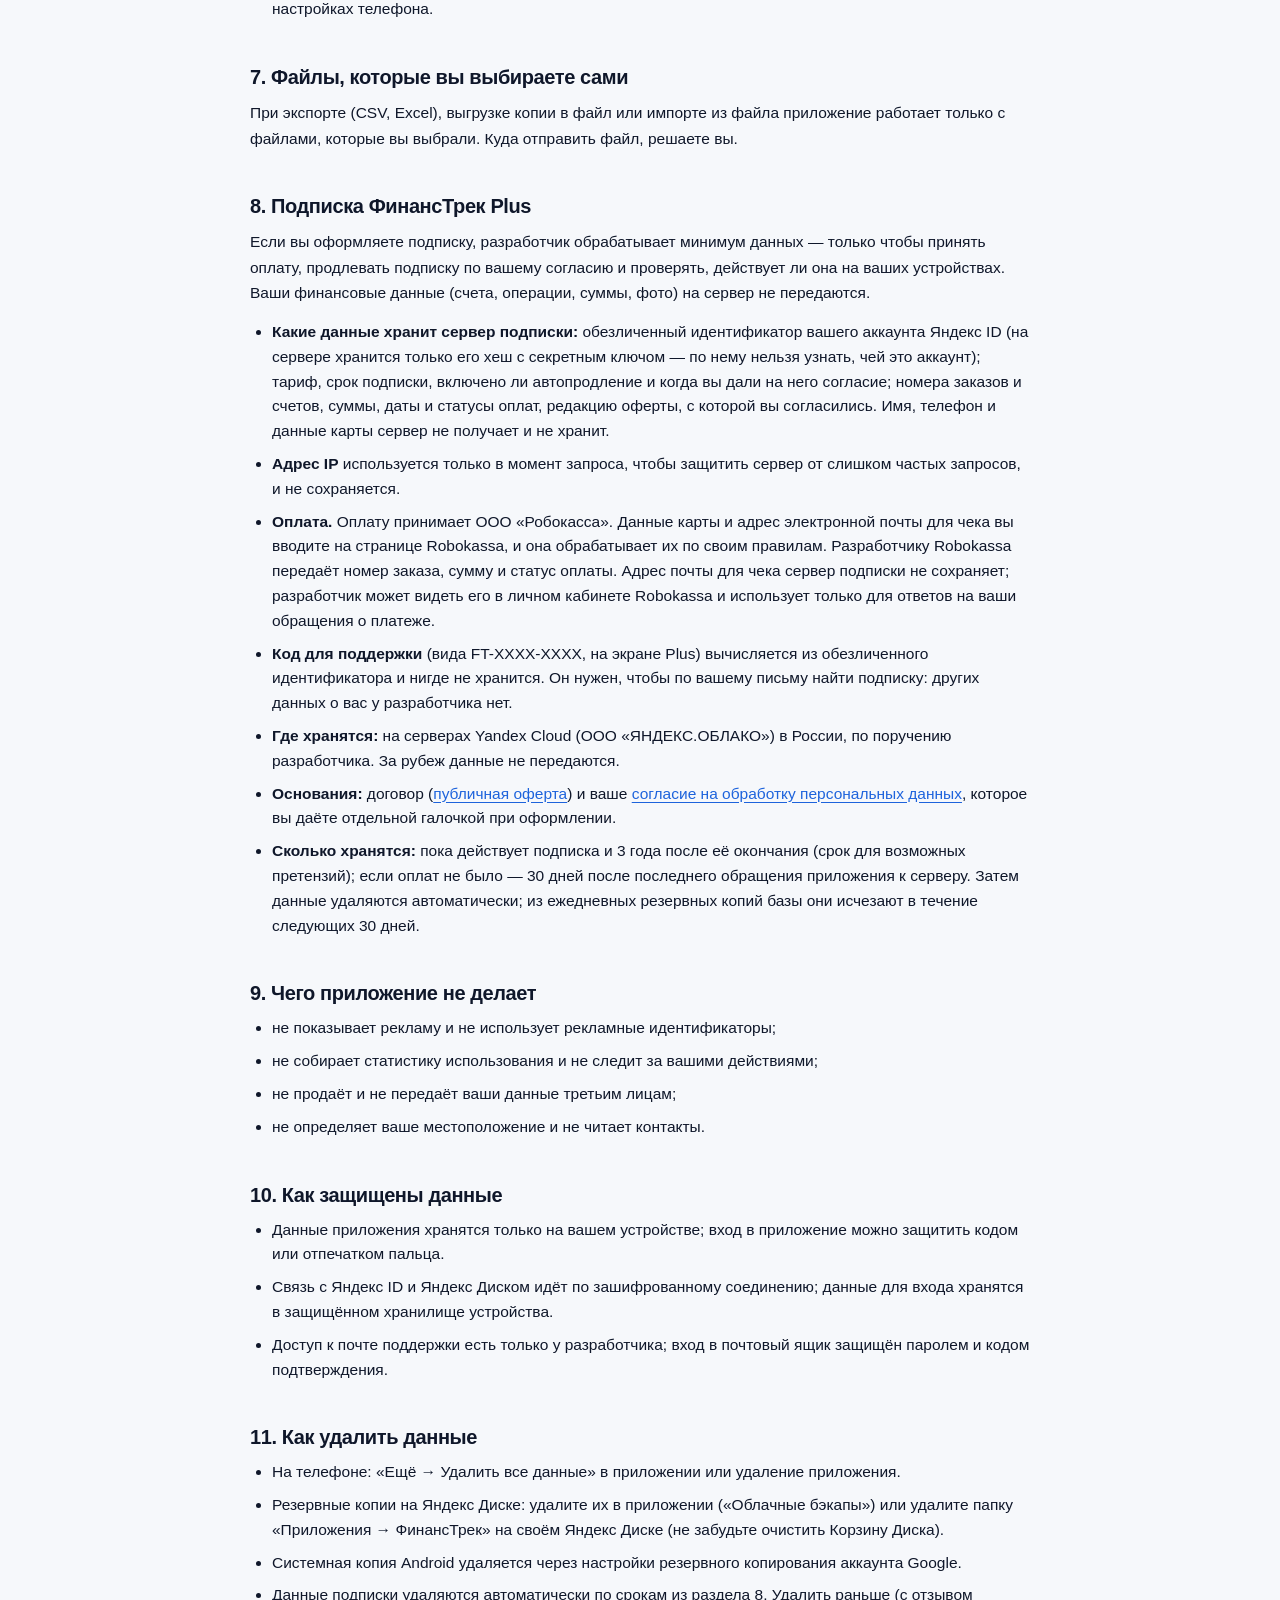
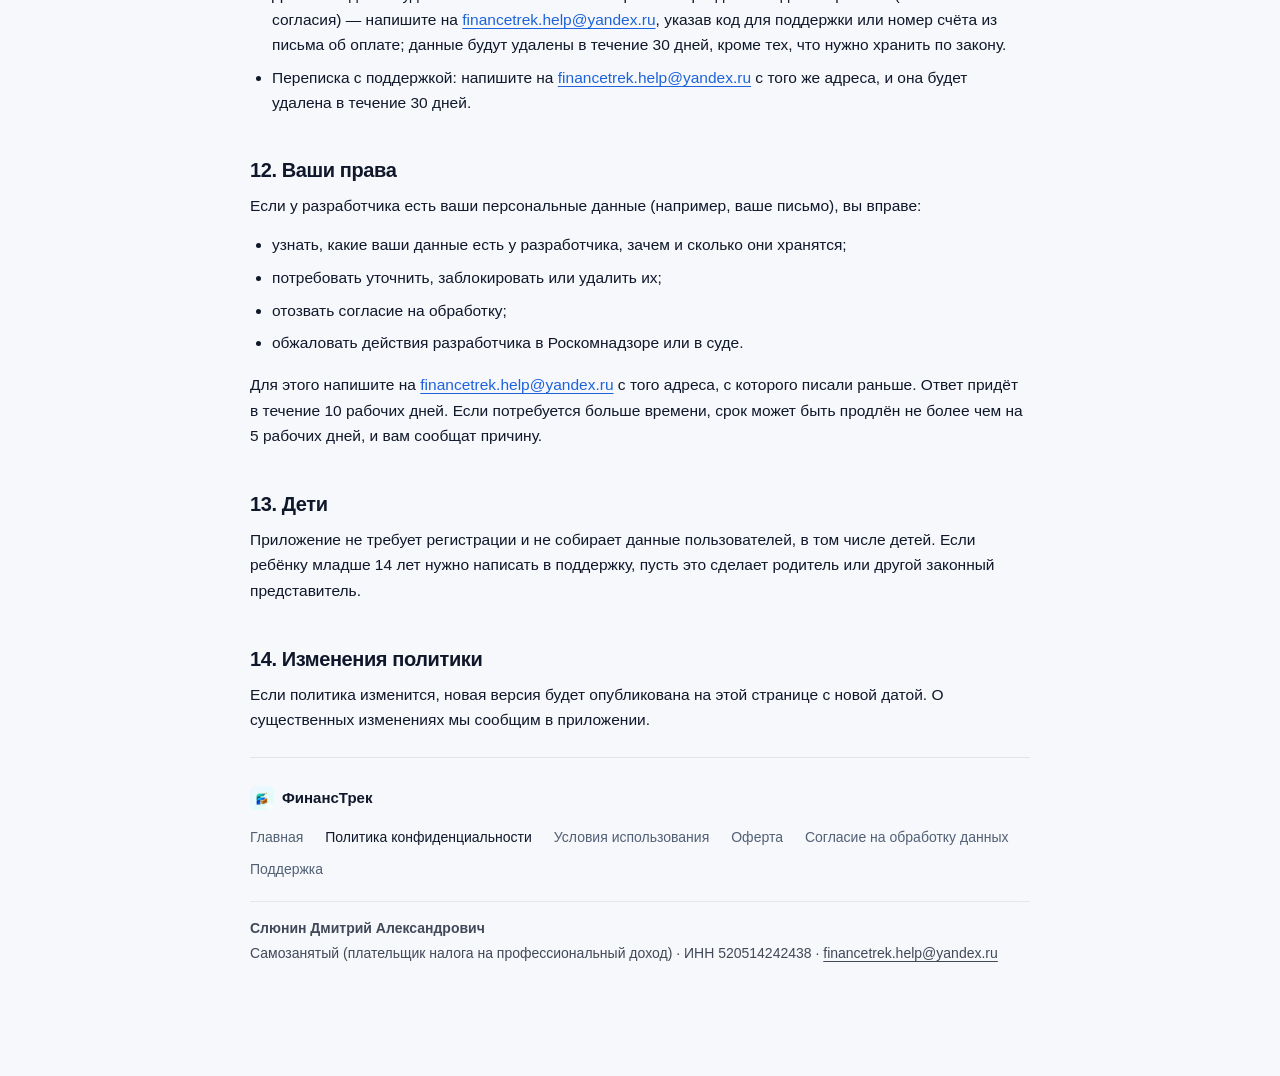
<file: privacy.html>
<!doctype html>
<html lang="ru">
<head>
<meta charset="utf-8">
<meta name="viewport" content="width=device-width, initial-scale=1">
<title>Политика конфиденциальности — ФинансТрек</title>
<meta name="description" content="Политика конфиденциальности приложения ФинансТрек: данные хранятся на вашем устройстве и на вашем Яндекс Диске, без рекламы и сбора статистики.">
<meta name="theme-color" content="#0c0f14">
<link rel="icon" href="icon.png">
<link rel="stylesheet" href="style.css">
<script>
  (function () {
    try {
      var t = localStorage.getItem('ft-theme');
      if (t === 'light' || t === 'dark') document.documentElement.setAttribute('data-theme', t);
    } catch (e) {}
  })();
</script>
</head>
<body>

<header class="topbar">
  <div class="container topbar-inner">
    <a class="brand" href="./">
      <img src="icon.png" alt="" width="34" height="34">
      <span>ФинансТрек</span>
    </a>

    <nav class="topnav" aria-label="Навигация">
      <a href="./">Главная</a>
      <a href="privacy.html" aria-current="page">Конфиденциальность</a>
      <a href="terms.html">Условия использования</a>
    </nav>

    <div class="topbar-actions">
      <button class="icon-btn" type="button" id="theme-toggle" aria-label="Переключить тему" title="Сменить тему">
        <svg class="icon-sun" viewBox="0 0 24 24" width="18" height="18" fill="none" stroke="currentColor" stroke-width="1.9" stroke-linecap="round" stroke-linejoin="round" aria-hidden="true">
          <circle cx="12" cy="12" r="4"></circle>
          <path d="M12 2v2M12 20v2M4.93 4.93l1.41 1.41M17.66 17.66l1.41 1.41M2 12h2M20 12h2M6.34 17.66l-1.41 1.41M19.07 4.93l-1.41 1.41"></path>
        </svg>
        <svg class="icon-moon" viewBox="0 0 24 24" width="18" height="18" fill="none" stroke="currentColor" stroke-width="1.9" stroke-linecap="round" stroke-linejoin="round" aria-hidden="true">
          <path d="M21 12.79A9 9 0 1 1 11.21 3 7 7 0 0 0 21 12.79z"></path>
        </svg>
      </button>
      <a class="btn ghost btn-sm" href="./">На главную</a>
    </div>
  </div>
</header>

<main class="doc-page">
  <a class="doc-back" href="./">← Вернуться на главную</a>

  <div class="doc-header">
    <h1>Политика конфиденциальности</h1>
    <span class="doc-date">Действует с 27 ноября 2026 г.</span>
  </div>

  <div class="doc-summary">
    <p><b>Коротко.</b> ФинансТрек не собирает ваши данные. Все ваши финансовые записи хранятся на вашем телефоне и, если вы сами включите резервное копирование, — на вашем собственном Яндекс Диске. Разработчик не видит ваших счетов, операций, сумм и фото. В приложении нет рекламы и нет сбора статистики.</p>
  </div>

  <nav class="doc-toc" aria-label="Содержание">
    <p class="doc-toc-title">Содержание</p>
    <ol>
      <li><a href="#s1">Кто мы</a></li>
      <li><a href="#s2">Какие данные обрабатывает приложение и где они хранятся</a></li>
      <li><a href="#s3">Письма в поддержку</a></li>
      <li><a href="#s4">Резервные копии на Яндекс Диске (по вашему желанию)</a></li>
      <li><a href="#s5">Системная резервная копия Android</a></li>
      <li><a href="#s6">Разрешения</a></li>
      <li><a href="#s7">Файлы, которые вы выбираете сами</a></li>
      <li><a href="#s8">Подписка ФинансТрек Plus</a></li>
      <li><a href="#s9">Чего приложение не делает</a></li>
      <li><a href="#s10">Как защищены данные</a></li>
      <li><a href="#s11">Как удалить данные</a></li>
      <li><a href="#s12">Ваши права</a></li>
      <li><a href="#s13">Дети</a></li>
      <li><a href="#s14">Изменения политики</a></li>
    </ol>
  </nav>

  <article class="doc-body">
    <h2 id="s1">1. Кто мы</h2>
    <p>Приложение «ФинансТрек» (далее — приложение) разработано частным разработчиком — Слюниным Дмитрием Александровичем, плательщиком налога на профессиональный доход (самозанятым), ИНН 520514242438 (далее — разработчик). Разработчик является оператором персональных данных в случаях, описанных в этой политике. По вопросам, связанным с этой политикой и вашими данными, пишите на <a href="mailto:financetrek.help@yandex.ru">financetrek.help@yandex.ru</a>.</p>
    <p>Эта политика является политикой в отношении обработки персональных данных и составлена в соответствии с Федеральным законом от 27.07.2006 № 152-ФЗ «О персональных данных».</p>

    <h2 id="s2">2. Какие данные обрабатывает приложение и где они хранятся</h2>
    <ul>
      <li><b>Ваши финансовые данные</b> — счета, операции, категории, лимиты, автоплатежи, цели, долги, заметки и фото чеков. Хранятся только на вашем устройстве. На серверы разработчика не передаются.</li>
      <li><b>Настройки приложения</b> (тема, напоминания и т. п.) — хранятся на устройстве.</li>
      <li><b>Код входа</b> хранится на устройстве только в виде защищённого хеша; сам код не сохраняется. Вход по отпечатку пальца выполняет система Android — приложение не получает и не хранит данные отпечатка.</li>
    </ul>

    <h2 id="s3">3. Письма в поддержку</h2>
    <p>Разработчик получает ваши персональные данные, только когда вы сами пишете на почту поддержки.</p>
    <ul>
      <li><b>Какие данные:</b> адрес электронной почты, имя (если оно указано в письме или в почтовом ящике), текст письма и вложения, которые вы прислали.</li>
      <li><b>Зачем:</b> чтобы ответить на ваш вопрос и, если вы об этом попросили, пригласить вас в тестирование новых версий.</li>
      <li><b>Основание:</b> ваше согласие, которое вы выражаете, отправляя письмо (п. 1 ч. 1 ст. 6 Закона № 152-ФЗ). Вы можете отозвать его в любой момент, написав об этом.</li>
      <li><b>Что с ними делается:</b> получение, хранение, использование для ответа, удаление. Обработка ведётся с помощью почтового сервиса. Данные никому не передаются, не распространяются и не используются для рекламы и рассылок.</li>
      <li><b>Где хранятся:</b> в почтовом ящике сервиса Яндекс Почта, серверы которого находятся в России. За рубеж данные не передаются.</li>
      <li><b>Сколько хранятся:</b> не дольше 3 лет после вашего последнего письма (это срок, в течение которого по закону можно предъявить претензию), затем переписка удаляется. Если вы попросите удалить её раньше или отзовёте согласие, она будет удалена в течение 30 дней.</li>
    </ul>
    <p>Пожалуйста, не присылайте в письмах лишних сведений о себе: номера карт, паспортные данные и т. п. Для ответа они не нужны.</p>

    <h2 id="s4">4. Резервные копии на Яндекс Диске (по вашему желанию)</h2>
    <p>Чтобы сохранять копии в облако, вы входите в приложении через Яндекс ID. Приложение запрашивает у Яндекса только два разрешения:</p>
    <ul>
      <li>доступ к папке приложения на вашем Яндекс Диске («Приложения → ФинансТрек») — только к ней. Приложение не видит и не может открыть другие файлы на вашем Диске;</li>
      <li>сведения о Диске — сколько места всего и сколько свободно, чтобы заранее предупредить, если место заканчивается.</li>
    </ul>
    <p>Почту, имя, телефон и другие данные профиля приложение у Яндекса не запрашивает. Яндекс сообщает приложению логин вашего аккаунта — он показывается только на вашем телефоне, чтобы было видно, какой аккаунт подключён, и никуда не передаётся. Данные для входа (токен доступа) хранятся на устройстве в защищённом хранилище.</p>
    <p>В папку приложения сохраняются резервные копии ваших данных и фото чеков. Они хранятся в вашем аккаунте Яндекса и доступны только вам; разработчик к ним доступа не имеет. Папку видно на вашем Яндекс Диске — не удаляйте и не переименовывайте её, иначе приложение не найдёт копии.</p>
    <p>Копия создаётся только по вашему действию — кнопкой «Загрузить в бэкап» или автокопией, которую вы включаете сами. Хранение копий обеспечивает компания Яндекс, её серверы находятся в России. Объём Диска и правила хранения определяет Яндекс (<a href="https://yandex.ru/legal/disk_termsofuse/">условия использования Яндекс Диска</a>). Перед первым использованием облачных копий приложение показывает об этом предупреждение и просит подтвердить, что вы с ним ознакомлены. Если вы не хотите хранить копии в облаке, не подключайте его — вместо этого можно сохранять копию в файл и хранить её где угодно.</p>
    <p>Отключить приложение от Яндекса можно кнопкой «Отвязать аккаунт» в разделе «Облачные бэкапы». Полностью отозвать у приложения доступ к вашему аккаунту можно в Яндекс ID, в разделе «Доступы» (<a href="https://id.yandex.ru/personal/data-access">id.yandex.ru/personal/data-access</a>).</p>

    <h2 id="s5">5. Системная резервная копия Android</h2>
    <p>Если в настройках вашего телефона включено резервное копирование Google, Android может сохранить в ваш аккаунт Google сжатую копию данных приложения (без фото) и его настройки, чтобы вернуть их при установке на новый телефон. Этим управляет система Android и ваш аккаунт Google; разработчик к этим копиям доступа не имеет. Отключить можно в настройках телефона: «Настройки → Google → Резервное копирование».</p>

    <h2 id="s6">6. Разрешения</h2>
    <ul>
      <li><b>Камера</b> — только для сканирования QR-кода кассового чека по вашему нажатию. Распознавание выполняется на самом устройстве, без интернета; изображение никуда не отправляется и не сохраняется. Из QR-кода берутся только дата, время и сумма покупки.</li>
      <li><b>Уведомления</b> — для напоминаний, которые вы включили сами (ежедневное напоминание, автоплатежи, сроки долгов). Выключаются в настройках приложения.</li>
      <li><b>Интернет</b> — для входа через Яндекс ID, работы с вашими копиями на Яндекс Диске и проверки подписки Plus.</li>
      <li><b>Биометрия</b> — для входа по отпечатку пальца, если вы его включили.</li>
      <li><b>Запуск после перезагрузки</b> — чтобы запланированные напоминания продолжали работать.</li>
      <li><b>Будильники и напоминания</b> — чтобы напоминания приходили точно в назначенное время. Никаких данных это разрешение приложению не даёт.</li>
      <li><b>Работа в фоне</b> (исключение из экономии батареи) — чтобы телефон не откладывал напоминания. Система спрашивает об этом, когда вы включаете напоминание; разрешение можно отозвать в настройках телефона.</li>
    </ul>

    <h2 id="s7">7. Файлы, которые вы выбираете сами</h2>
    <p>При экспорте (CSV, Excel), выгрузке копии в файл или импорте из файла приложение работает только с файлами, которые вы выбрали. Куда отправить файл, решаете вы.</p>

    <h2 id="s8">8. Подписка ФинансТрек Plus</h2>
    <p>Если вы оформляете подписку, разработчик обрабатывает минимум данных — только чтобы принять оплату, продлевать подписку по вашему согласию и проверять, действует ли она на ваших устройствах. Ваши финансовые данные (счета, операции, суммы, фото) на сервер не передаются.</p>
    <ul>
      <li><b>Какие данные хранит сервер подписки:</b> обезличенный идентификатор вашего аккаунта Яндекс ID (на сервере хранится только его хеш с секретным ключом — по нему нельзя узнать, чей это аккаунт); тариф, срок подписки, включено ли автопродление и когда вы дали на него согласие; номера заказов и счетов, суммы, даты и статусы оплат, редакцию оферты, с которой вы согласились. Имя, телефон и данные карты сервер не получает и не хранит.</li>
      <li><b>Адрес IP</b> используется только в момент запроса, чтобы защитить сервер от слишком частых запросов, и не сохраняется.</li>
      <li><b>Оплата.</b> Оплату принимает ООО «Робокасса». Данные карты и адрес электронной почты для чека вы вводите на странице Robokassa, и она обрабатывает их по своим правилам. Разработчику Robokassa передаёт номер заказа, сумму и статус оплаты. Адрес почты для чека сервер подписки не сохраняет; разработчик может видеть его в личном кабинете Robokassa и использует только для ответов на ваши обращения о платеже.</li>
      <li><b>Код для поддержки</b> (вида FT-XXXX-XXXX, на экране Plus) вычисляется из обезличенного идентификатора и нигде не хранится. Он нужен, чтобы по вашему письму найти подписку: других данных о вас у разработчика нет.</li>
      <li><b>Где хранятся:</b> на серверах Yandex Cloud (ООО «ЯНДЕКС.ОБЛАКО») в России, по поручению разработчика. За рубеж данные не передаются.</li>
      <li><b>Основания:</b> договор (<a href="offer.html">публичная оферта</a>) и ваше <a href="consent.html">согласие на обработку персональных данных</a>, которое вы даёте отдельной галочкой при оформлении.</li>
      <li><b>Сколько хранятся:</b> пока действует подписка и 3 года после её окончания (срок для возможных претензий); если оплат не было — 30 дней после последнего обращения приложения к серверу. Затем данные удаляются автоматически; из ежедневных резервных копий базы они исчезают в течение следующих 30 дней.</li>
    </ul>

    <h2 id="s9">9. Чего приложение не делает</h2>
    <ul>
      <li>не показывает рекламу и не использует рекламные идентификаторы;</li>
      <li>не собирает статистику использования и не следит за вашими действиями;</li>
      <li>не продаёт и не передаёт ваши данные третьим лицам;</li>
      <li>не определяет ваше местоположение и не читает контакты.</li>
    </ul>

    <h2 id="s10">10. Как защищены данные</h2>
    <ul>
      <li>Данные приложения хранятся только на вашем устройстве; вход в приложение можно защитить кодом или отпечатком пальца.</li>
      <li>Связь с Яндекс ID и Яндекс Диском идёт по зашифрованному соединению; данные для входа хранятся в защищённом хранилище устройства.</li>
      <li>Доступ к почте поддержки есть только у разработчика; вход в почтовый ящик защищён паролем и кодом подтверждения.</li>
    </ul>

    <h2 id="s11">11. Как удалить данные</h2>
    <ul>
      <li>На телефоне: «Ещё → Удалить все данные» в приложении или удаление приложения.</li>
      <li>Резервные копии на Яндекс Диске: удалите их в приложении («Облачные бэкапы») или удалите папку «Приложения → ФинансТрек» на своём Яндекс Диске (не забудьте очистить Корзину Диска).</li>
      <li>Системная копия Android удаляется через настройки резервного копирования аккаунта Google.</li>
      <li>Данные подписки удаляются автоматически по срокам из раздела 8. Удалить раньше (с отзывом согласия) — напишите на <a href="mailto:financetrek.help@yandex.ru">financetrek.help@yandex.ru</a>, указав код для поддержки или номер счёта из письма об оплате; данные будут удалены в течение 30 дней, кроме тех, что нужно хранить по закону.</li>
      <li>Переписка с поддержкой: напишите на <a href="mailto:financetrek.help@yandex.ru">financetrek.help@yandex.ru</a> с того же адреса, и она будет удалена в течение 30 дней.</li>
    </ul>

    <h2 id="s12">12. Ваши права</h2>
    <p>Если у разработчика есть ваши персональные данные (например, ваше письмо), вы вправе:</p>
    <ul>
      <li>узнать, какие ваши данные есть у разработчика, зачем и сколько они хранятся;</li>
      <li>потребовать уточнить, заблокировать или удалить их;</li>
      <li>отозвать согласие на обработку;</li>
      <li>обжаловать действия разработчика в Роскомнадзоре или в суде.</li>
    </ul>
    <p>Для этого напишите на <a href="mailto:financetrek.help@yandex.ru">financetrek.help@yandex.ru</a> с того адреса, с которого писали раньше. Ответ придёт в течение 10 рабочих дней. Если потребуется больше времени, срок может быть продлён не более чем на 5 рабочих дней, и вам сообщат причину.</p>

    <h2 id="s13">13. Дети</h2>
    <p>Приложение не требует регистрации и не собирает данные пользователей, в том числе детей. Если ребёнку младше 14 лет нужно написать в поддержку, пусть это сделает родитель или другой законный представитель.</p>

    <h2 id="s14">14. Изменения политики</h2>
    <p>Если политика изменится, новая версия будет опубликована на этой странице с новой датой. О существенных изменениях мы сообщим в приложении.</p>
  </article>

  <footer class="site-footer">
    <a class="footer-brand" href="./">
      <img src="icon.png" alt="" width="24" height="24">
      <span>ФинансТрек</span>
    </a>
    <nav class="docs" aria-label="Документы и контакты">
      <a href="./">Главная</a>
      <a href="privacy.html" aria-current="page">Политика конфиденциальности</a>
      <a href="terms.html">Условия использования</a>
      <a href="offer.html">Оферта</a>
      <a href="consent.html">Согласие на обработку данных</a>
      <a href="mailto:financetrek.help@yandex.ru">Поддержка</a>
    </nav>
    <div class="footer-req">
      <span class="footer-req-name">Слюнин Дмитрий Александрович</span>
      <span>Самозанятый (плательщик налога на профессиональный доход) · ИНН 520514242438 · <a href="mailto:financetrek.help@yandex.ru">financetrek.help@yandex.ru</a></span>
    </div>
  </footer>
</main>

<script>
  (function () {
    // Цвет шапки мобильного браузера — как фон страницы в текущей теме.
    var syncThemeColor = function () {
      var meta = document.querySelector('meta[name="theme-color"]');
      if (meta) meta.setAttribute('content', getComputedStyle(document.body).backgroundColor);
    };
    syncThemeColor();
    if (window.matchMedia) {
      var mq = window.matchMedia('(prefers-color-scheme: dark)');
      if (mq.addEventListener) mq.addEventListener('change', syncThemeColor);
    }

    var themeBtn = document.getElementById('theme-toggle');
    if (themeBtn) {
      themeBtn.addEventListener('click', function () {
        var root = document.documentElement;
        var current = root.getAttribute('data-theme');
        var prefersDark = window.matchMedia && window.matchMedia('(prefers-color-scheme: dark)').matches;
        var isDark = current ? current === 'dark' : prefersDark;
        var next = isDark ? 'light' : 'dark';
        root.setAttribute('data-theme', next);
        try { localStorage.setItem('ft-theme', next); } catch (e) {}
        syncThemeColor();
      });
    }
  })();
</script>
</body>
</html>
</file>
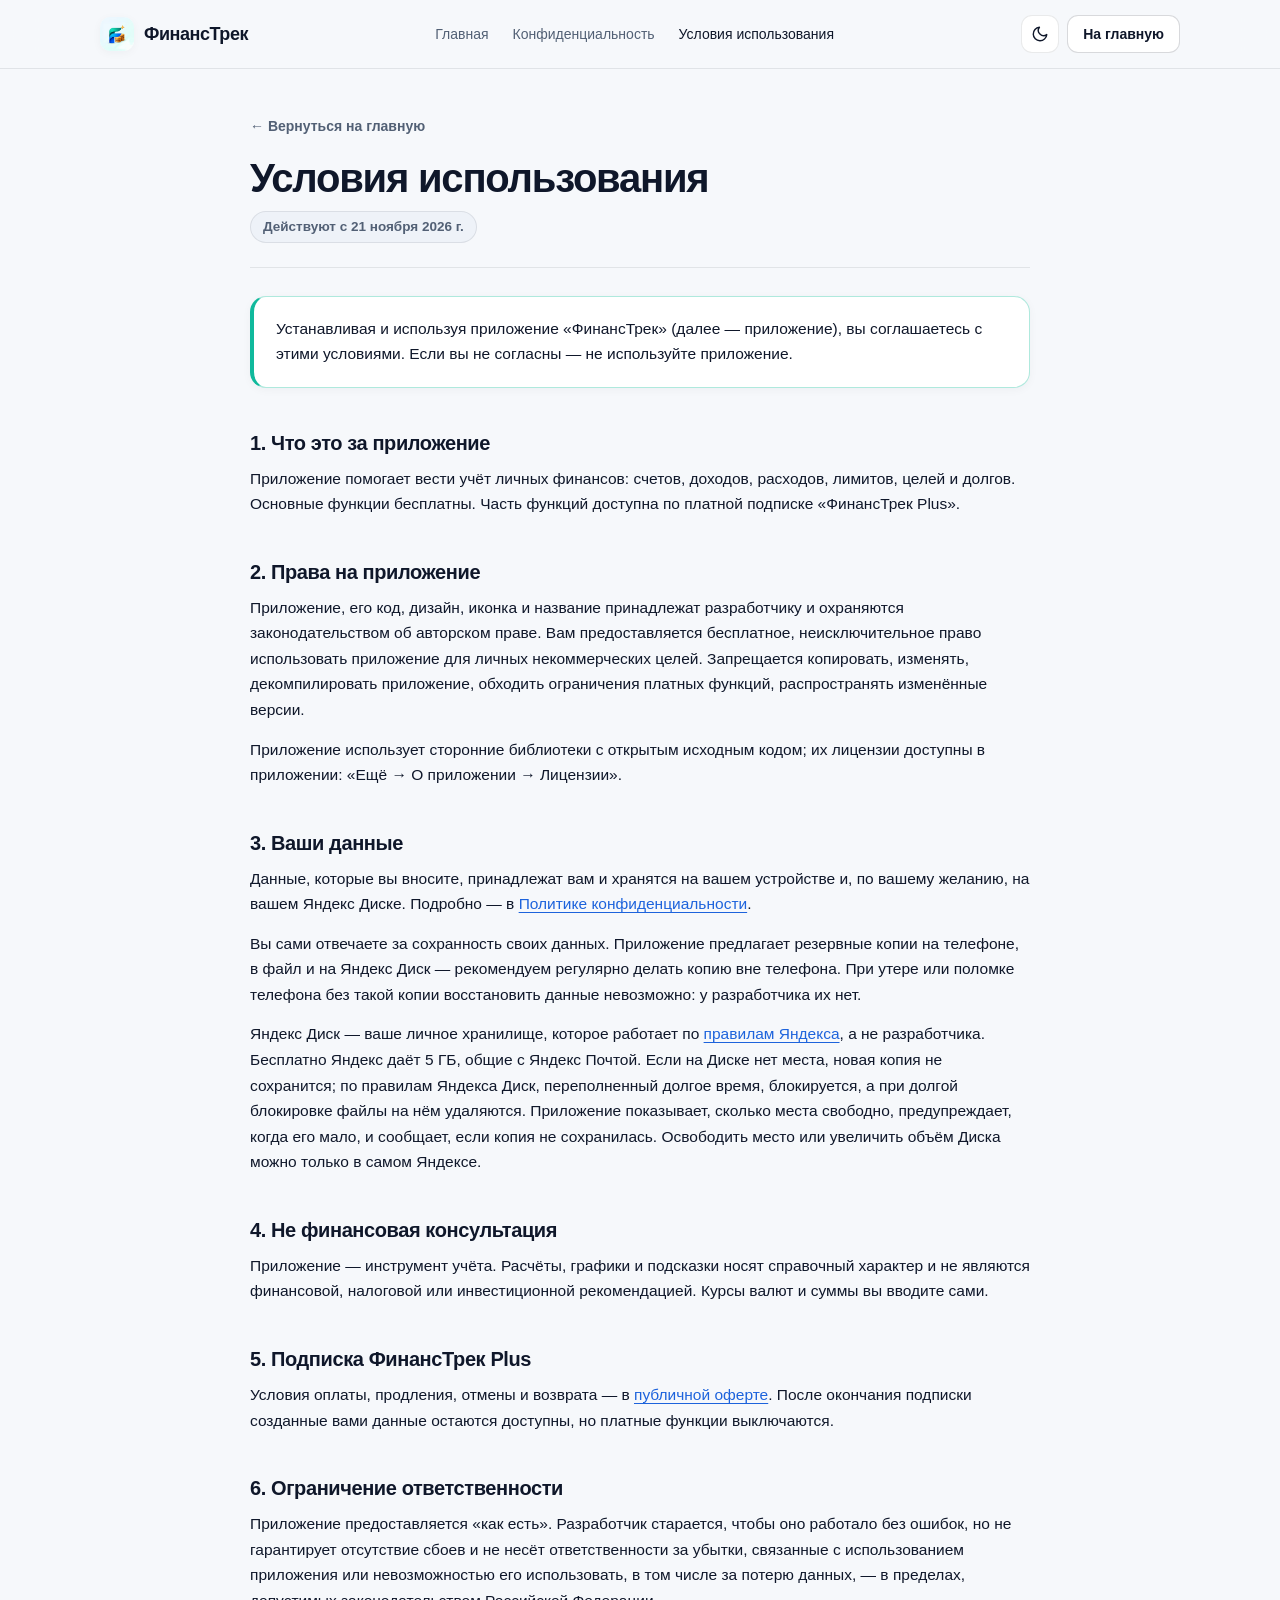
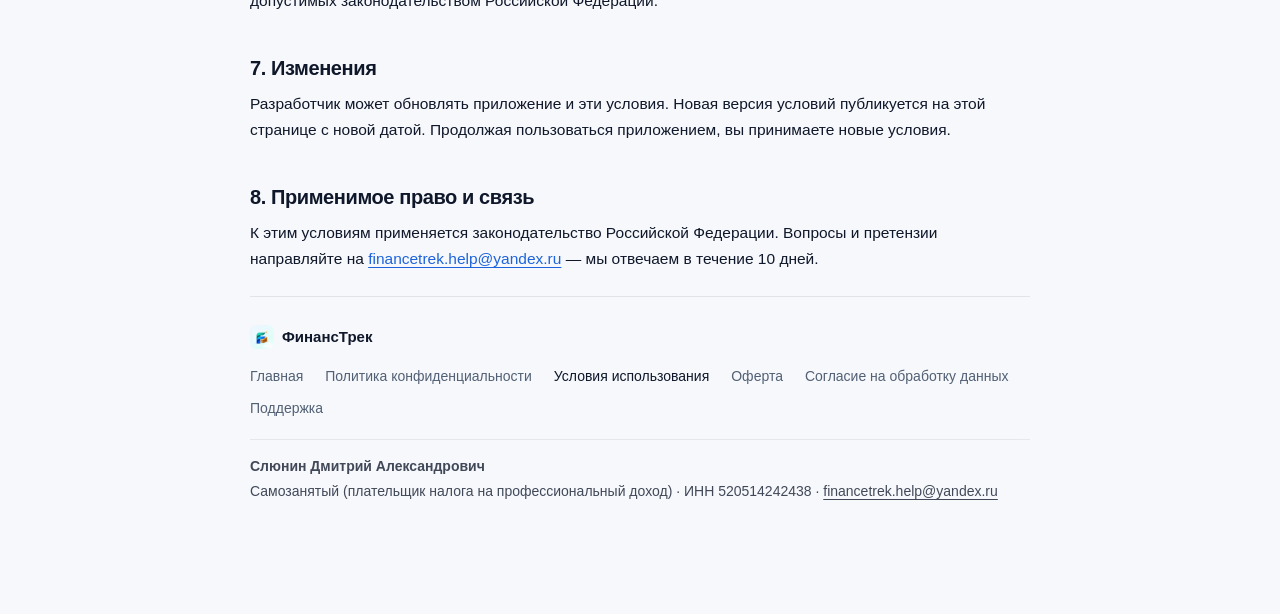
<file: terms.html>
<!doctype html>
<html lang="ru">
<head>
<meta charset="utf-8">
<meta name="viewport" content="width=device-width, initial-scale=1">
<title>Условия использования — ФинансТрек</title>
<meta name="description" content="Условия использования мобильного приложения ФинансТрек.">
<meta name="theme-color" content="#0c0f14">
<link rel="icon" href="icon.png">
<link rel="stylesheet" href="style.css">
<script>
  (function () {
    try {
      var t = localStorage.getItem('ft-theme');
      if (t === 'light' || t === 'dark') document.documentElement.setAttribute('data-theme', t);
    } catch (e) {}
  })();
</script>
</head>
<body>

<header class="topbar">
  <div class="container topbar-inner">
    <a class="brand" href="./">
      <img src="icon.png" alt="" width="34" height="34">
      <span>ФинансТрек</span>
    </a>

    <nav class="topnav" aria-label="Навигация">
      <a href="./">Главная</a>
      <a href="privacy.html">Конфиденциальность</a>
      <a href="terms.html" aria-current="page">Условия использования</a>
    </nav>

    <div class="topbar-actions">
      <button class="icon-btn" type="button" id="theme-toggle" aria-label="Переключить тему" title="Сменить тему">
        <svg class="icon-sun" viewBox="0 0 24 24" width="18" height="18" fill="none" stroke="currentColor" stroke-width="1.9" stroke-linecap="round" stroke-linejoin="round" aria-hidden="true">
          <circle cx="12" cy="12" r="4"></circle>
          <path d="M12 2v2M12 20v2M4.93 4.93l1.41 1.41M17.66 17.66l1.41 1.41M2 12h2M20 12h2M6.34 17.66l-1.41 1.41M19.07 4.93l-1.41 1.41"></path>
        </svg>
        <svg class="icon-moon" viewBox="0 0 24 24" width="18" height="18" fill="none" stroke="currentColor" stroke-width="1.9" stroke-linecap="round" stroke-linejoin="round" aria-hidden="true">
          <path d="M21 12.79A9 9 0 1 1 11.21 3 7 7 0 0 0 21 12.79z"></path>
        </svg>
      </button>
      <a class="btn ghost btn-sm" href="./">На главную</a>
    </div>
  </div>
</header>

<main class="doc-page">
  <a class="doc-back" href="./">← Вернуться на главную</a>

  <div class="doc-header">
    <h1>Условия использования</h1>
    <span class="doc-date">Действуют с 21 ноября 2026 г.</span>
  </div>

  <div class="doc-summary">
    <p>Устанавливая и используя приложение «ФинансТрек» (далее — приложение), вы соглашаетесь с этими условиями. Если вы не согласны — не используйте приложение.</p>
  </div>

  <article class="doc-body">
    <h2>1. Что это за приложение</h2>
    <p>Приложение помогает вести учёт личных финансов: счетов, доходов, расходов, лимитов, целей и долгов. Основные функции бесплатны. Часть функций доступна по платной подписке «ФинансТрек Plus».</p>

    <h2>2. Права на приложение</h2>
    <p>Приложение, его код, дизайн, иконка и название принадлежат разработчику и охраняются законодательством об авторском праве. Вам предоставляется бесплатное, неисключительное право использовать приложение для личных некоммерческих целей. Запрещается копировать, изменять, декомпилировать приложение, обходить ограничения платных функций, распространять изменённые версии.</p>
    <p>Приложение использует сторонние библиотеки с открытым исходным кодом; их лицензии доступны в приложении: «Ещё → О приложении → Лицензии».</p>

    <h2>3. Ваши данные</h2>
    <p>Данные, которые вы вносите, принадлежат вам и хранятся на вашем устройстве и, по вашему желанию, на вашем Яндекс Диске. Подробно — в <a href="privacy.html">Политике конфиденциальности</a>.</p>
    <p>Вы сами отвечаете за сохранность своих данных. Приложение предлагает резервные копии на телефоне, в файл и на Яндекс Диск — рекомендуем регулярно делать копию вне телефона. При утере или поломке телефона без такой копии восстановить данные невозможно: у разработчика их нет.</p>
    <p>Яндекс Диск — ваше личное хранилище, которое работает по <a href="https://yandex.ru/legal/disk_termsofuse/">правилам Яндекса</a>, а не разработчика. Бесплатно Яндекс даёт 5 ГБ, общие с Яндекс Почтой. Если на Диске нет места, новая копия не сохранится; по правилам Яндекса Диск, переполненный долгое время, блокируется, а при долгой блокировке файлы на нём удаляются. Приложение показывает, сколько места свободно, предупреждает, когда его мало, и сообщает, если копия не сохранилась. Освободить место или увеличить объём Диска можно только в самом Яндексе.</p>

    <h2>4. Не финансовая консультация</h2>
    <p>Приложение — инструмент учёта. Расчёты, графики и подсказки носят справочный характер и не являются финансовой, налоговой или инвестиционной рекомендацией. Курсы валют и суммы вы вводите сами.</p>

    <h2>5. Подписка ФинансТрек Plus</h2>
    <p>Условия оплаты, продления, отмены и возврата — в <a href="offer.html">публичной оферте</a>. После окончания подписки созданные вами данные остаются доступны, но платные функции выключаются.</p>

    <h2>6. Ограничение ответственности</h2>
    <p>Приложение предоставляется «как есть». Разработчик старается, чтобы оно работало без ошибок, но не гарантирует отсутствие сбоев и не несёт ответственности за убытки, связанные с использованием приложения или невозможностью его использовать, в том числе за потерю данных, — в пределах, допустимых законодательством Российской Федерации.</p>

    <h2>7. Изменения</h2>
    <p>Разработчик может обновлять приложение и эти условия. Новая версия условий публикуется на этой странице с новой датой. Продолжая пользоваться приложением, вы принимаете новые условия.</p>

    <h2>8. Применимое право и связь</h2>
    <p>К этим условиям применяется законодательство Российской Федерации. Вопросы и претензии направляйте на <a href="mailto:financetrek.help@yandex.ru">financetrek.help@yandex.ru</a> — мы отвечаем в течение 10 дней.</p>
  </article>

  <footer class="site-footer">
    <a class="footer-brand" href="./">
      <img src="icon.png" alt="" width="24" height="24">
      <span>ФинансТрек</span>
    </a>
    <nav class="docs" aria-label="Документы и контакты">
      <a href="./">Главная</a>
      <a href="privacy.html">Политика конфиденциальности</a>
      <a href="terms.html" aria-current="page">Условия использования</a>
      <a href="offer.html">Оферта</a>
      <a href="consent.html">Согласие на обработку данных</a>
      <a href="mailto:financetrek.help@yandex.ru">Поддержка</a>
    </nav>
    <div class="footer-req">
      <span class="footer-req-name">Слюнин Дмитрий Александрович</span>
      <span>Самозанятый (плательщик налога на профессиональный доход) · ИНН 520514242438 · <a href="mailto:financetrek.help@yandex.ru">financetrek.help@yandex.ru</a></span>
    </div>
  </footer>
</main>

<script>
  (function () {
    // Цвет шапки мобильного браузера — как фон страницы в текущей теме.
    var syncThemeColor = function () {
      var meta = document.querySelector('meta[name="theme-color"]');
      if (meta) meta.setAttribute('content', getComputedStyle(document.body).backgroundColor);
    };
    syncThemeColor();
    if (window.matchMedia) {
      var mq = window.matchMedia('(prefers-color-scheme: dark)');
      if (mq.addEventListener) mq.addEventListener('change', syncThemeColor);
    }

    var themeBtn = document.getElementById('theme-toggle');
    if (themeBtn) {
      themeBtn.addEventListener('click', function () {
        var root = document.documentElement;
        var current = root.getAttribute('data-theme');
        var prefersDark = window.matchMedia && window.matchMedia('(prefers-color-scheme: dark)').matches;
        var isDark = current ? current === 'dark' : prefersDark;
        var next = isDark ? 'light' : 'dark';
        root.setAttribute('data-theme', next);
        try { localStorage.setItem('ft-theme', next); } catch (e) {}
        syncThemeColor();
      });
    }
  })();
</script>
</body>
</html>
</file>
<file: style.css>
/* ===== Дизайн-система: Светлая тема (по умолчанию) ===== */
:root {
  --bg: #f6f8fb;
  --surface: #ffffff;
  --surface-2: #eef2f8;
  --card: #ffffff;
  --text: #0f172a;
  --muted: #526075;
  --border: rgba(15, 23, 42, 0.09);
  --border-strong: rgba(15, 23, 42, 0.16);

  --accent: #1d63dc;
  --accent-hover: #1752ba;
  --accent-ink: #ffffff;
  --teal: #10b99c;
  --mint: #16a36b;
  --coral: #dc5b69;
  --amber: #d9822b;
  --purple: #7c5ce6;

  --soft: rgba(29, 99, 220, 0.08);
  --soft-teal: rgba(16, 185, 156, 0.11);
  --topbar-bg: rgba(246, 248, 251, 0.84);
  --shadow-sm: 0 2px 10px rgba(15, 23, 42, 0.04);
  --shadow-md: 0 12px 32px rgba(15, 23, 42, 0.08);
  --shadow-phone: 0 28px 70px rgba(15, 23, 42, 0.24), 0 8px 20px rgba(15, 23, 42, 0.12);
}

/* ===== Тёмная тема (авто по системе, если не выбрана светлая) ===== */
@media (prefers-color-scheme: dark) {
  :root:not([data-theme="light"]) {
    --bg: #0c0f14;
    --surface: #141820;
    --surface-2: #1a202c;
    --card: #141820;
    --text: #eef2f8;
    --muted: #97a3b6;
    --border: rgba(255, 255, 255, 0.08);
    --border-strong: rgba(255, 255, 255, 0.15);

    --accent: #5b93e6;
    --accent-hover: #74a5ee;
    --accent-ink: #09101d;
    --teal: #2ec4a6;
    --mint: #52c483;
    --coral: #e27c85;
    --amber: #e2a452;
    --purple: #a584f5;

    --soft: rgba(91, 147, 230, 0.13);
    --soft-teal: rgba(46, 196, 166, 0.13);
    --topbar-bg: rgba(12, 15, 20, 0.82);
    --shadow-sm: 0 2px 12px rgba(0, 0, 0, 0.25);
    --shadow-md: 0 16px 40px rgba(0, 0, 0, 0.4);
    --shadow-phone: 0 32px 80px rgba(0, 0, 0, 0.65), 0 0 0 1px rgba(255, 255, 255, 0.08);
  }
}

/* ===== Тёмная тема (ручное переключение) ===== */
:root[data-theme="dark"] {
  --bg: #0c0f14;
  --surface: #141820;
  --surface-2: #1a202c;
  --card: #141820;
  --text: #eef2f8;
  --muted: #97a3b6;
  --border: rgba(255, 255, 255, 0.08);
  --border-strong: rgba(255, 255, 255, 0.15);

  --accent: #5b93e6;
  --accent-hover: #74a5ee;
  --accent-ink: #09101d;
  --teal: #2ec4a6;
  --mint: #52c483;
  --coral: #e27c85;
  --amber: #e2a452;
  --purple: #a584f5;

  --soft: rgba(91, 147, 230, 0.13);
  --soft-teal: rgba(46, 196, 166, 0.13);
  --topbar-bg: rgba(12, 15, 20, 0.82);
  --shadow-sm: 0 2px 12px rgba(0, 0, 0, 0.25);
  --shadow-md: 0 16px 40px rgba(0, 0, 0, 0.4);
  --shadow-phone: 0 32px 80px rgba(0, 0, 0, 0.65), 0 0 0 1px rgba(255, 255, 255, 0.08);
}

/* ===== База ===== */
*, *::before, *::after { box-sizing: border-box; }
html { scroll-behavior: smooth; }
@media (prefers-reduced-motion: reduce) { html { scroll-behavior: auto; } }

body {
  margin: 0;
  overflow-x: clip; /* плашки у телефона не должны давать прокрутку вбок */
  background: var(--bg);
  color: var(--text);
  font: 16px/1.6 -apple-system, BlinkMacSystemFont, "Segoe UI", Roboto, "Helvetica Neue", Arial, sans-serif;
  -webkit-font-smoothing: antialiased;
  text-rendering: optimizeLegibility;
}

img { max-width: 100%; }
a { color: var(--accent); text-underline-offset: 3px; }
a:hover { text-decoration-thickness: 2px; }

:focus-visible {
  outline: 2px solid var(--accent);
  outline-offset: 3px;
}

code {
  font-family: ui-monospace, SFMono-Regular, Menlo, Consolas, monospace;
  font-size: 0.88em;
  background: var(--surface-2);
  border: 1px solid var(--border);
  padding: 2px 6px;
  border-radius: 6px;
}

.muted { color: var(--muted); font-size: 14px; }

.container {
  width: 100%;
  max-width: 1120px;
  margin: 0 auto;
  padding: 0 20px;
}

section[id] { scroll-margin-top: 84px; }

/* ===== Липкая шапка (общая для всех страниц) ===== */
.topbar {
  position: sticky;
  top: 0;
  z-index: 40;
  background: var(--topbar-bg);
  backdrop-filter: blur(16px);
  -webkit-backdrop-filter: blur(16px);
  border-bottom: 1px solid var(--border);
}
.topbar-inner {
  display: flex;
  align-items: center;
  justify-content: space-between;
  gap: 12px;
  height: 68px;
}
.brand {
  display: inline-flex;
  align-items: center;
  gap: 10px;
  color: var(--text);
  text-decoration: none;
  font-weight: 700;
  font-size: 18px;
  letter-spacing: -0.025em;
  white-space: nowrap;
}
.brand img {
  width: 34px;
  height: 34px;
  border-radius: 10px;
  box-shadow: var(--shadow-sm);
  flex-shrink: 0;
}
.topnav {
  display: none;
  align-items: center;
  gap: 24px;
}
@media (min-width: 880px) { .topnav { display: flex; } }
.topnav a {
  color: var(--muted);
  text-decoration: none;
  font-size: 14px;
  font-weight: 500;
  transition: color 0.15s ease;
}
.topnav a:hover,
.topnav a[aria-current="page"] { color: var(--text); }

.topbar-actions {
  display: flex;
  align-items: center;
  gap: 8px;
  flex-shrink: 0;
}

.icon-btn {
  display: inline-flex;
  align-items: center;
  justify-content: center;
  width: 38px;
  height: 38px;
  border-radius: 11px;
  border: 1px solid var(--border);
  background: var(--surface);
  color: var(--text);
  cursor: pointer;
  transition: border-color 0.15s ease, background 0.15s ease;
}
.icon-btn:hover { border-color: var(--border-strong); background: var(--surface-2); }

/* Иконки переключателя темы */
.icon-sun { display: none; }
.icon-moon { display: block; }
@media (prefers-color-scheme: dark) {
  :root:not([data-theme="light"]) .icon-sun { display: block; }
  :root:not([data-theme="light"]) .icon-moon { display: none; }
}
:root[data-theme="dark"] .icon-sun { display: block; }
:root[data-theme="dark"] .icon-moon { display: none; }

/* Кнопки */
.btn {
  display: inline-flex;
  align-items: center;
  justify-content: center;
  gap: 8px;
  min-height: 50px;
  padding: 0 24px;
  border-radius: 14px;
  font-family: inherit;
  font-size: 15.5px;
  font-weight: 600;
  line-height: 1.2;
  text-decoration: none;
  cursor: pointer;
  border: 1px solid transparent;
  transition: transform 0.15s ease, background 0.15s ease, border-color 0.15s ease, box-shadow 0.15s ease;
}
.btn:active { transform: translateY(1px); }
.btn-sm { min-height: 38px; padding: 0 15px; border-radius: 11px; font-size: 14px; }
@media (max-width: 380px) {
  .topbar-inner { padding: 0 14px; }
  .btn-sm { padding: 0 12px; font-size: 13.5px; }
}

.btn.primary {
  background: linear-gradient(135deg, var(--teal), var(--accent));
  color: #ffffff;
  box-shadow: 0 8px 24px rgba(29, 99, 220, 0.28);
}
.btn.primary:hover {
  filter: brightness(1.06);
  box-shadow: 0 10px 28px rgba(29, 99, 220, 0.36);
}
.btn.ghost {
  background: var(--surface);
  color: var(--text);
  border-color: var(--border-strong);
}
.btn.ghost:hover {
  background: var(--surface-2);
  border-color: var(--accent);
}

/* ===== Главная страница (Landing) ===== */
main.landing { padding: 0; max-width: none; }

/* 1. Hero */
.hero {
  display: grid;
  gap: 44px;
  align-items: center;
  padding-top: 38px;
  padding-bottom: 36px;
}
@media (min-width: 880px) {
  .hero {
    grid-template-columns: 1.12fr 0.88fr;
    gap: 48px;
    padding-top: 64px;
    padding-bottom: 48px;
  }
}

.eyebrow {
  display: inline-flex;
  align-items: center;
  gap: 8px;
  padding: 6px 13px;
  border-radius: 999px;
  background: var(--soft-teal);
  border: 1px solid rgba(16, 185, 156, 0.24);
  font-size: 13px;
  font-weight: 600;
  color: var(--text);
  margin-bottom: 18px;
}
.eyebrow .dot {
  width: 8px;
  height: 8px;
  border-radius: 50%;
  background: var(--teal);
  box-shadow: 0 0 0 4px rgba(16, 185, 156, 0.2);
}

.hero h1 {
  font-size: clamp(34px, 5vw, 54px);
  line-height: 1.08;
  letter-spacing: -0.035em;
  margin: 0 0 18px;
  text-wrap: balance;
}
.gradient-text {
  background: linear-gradient(120deg, var(--teal) 0%, var(--accent) 100%);
  -webkit-background-clip: text;
  background-clip: text;
  color: transparent;
}
.lead {
  font-size: clamp(17px, 2vw, 19px);
  line-height: 1.55;
  color: var(--muted);
  margin: 0 0 28px;
  max-width: 540px;
}
.actions {
  display: flex;
  flex-wrap: wrap;
  gap: 12px;
}
@media (max-width: 480px) { .actions .btn { width: 100%; } }
.cue {
  color: var(--muted);
  font-size: 13.5px;
  margin: 16px 0 0;
}

/* Визуал смартфона в Hero */
.hero-visual {
  position: relative;
  display: flex;
  justify-content: center;
  align-items: center;
  padding: 12px 0;
}
.hero-glow {
  position: absolute;
  width: min(380px, 85vw);
  height: min(380px, 85vw);
  border-radius: 50%;
  background: radial-gradient(circle at 35% 35%, rgba(46, 196, 166, 0.26), rgba(91, 147, 230, 0.22) 50%, transparent 72%);
  filter: blur(36px);
  z-index: 0;
  pointer-events: none;
}

/* Мокап телефона: аккуратно срезаем верхнюю строку состояния */
.phone {
  position: relative;
  z-index: 1;
  width: min(304px, 78vw);
  aspect-ratio: 1216 / 2400;
  border-radius: 38px;
  overflow: hidden;
  padding: 9px;
  background: linear-gradient(145deg, #2e3440, #12151b 45%, #232833);
  box-shadow: var(--shadow-phone);
}
.phone img {
  width: 100%;
  height: 100%;
  border-radius: 30px;
  object-fit: cover;
  object-position: bottom;
  display: block;
  background: #0d1016;
}

/* Плавающие бейджи вокруг телефона (только на широких экранах) */
.float-badge { display: none; }
@media (min-width: 1040px) {
  .float-badge {
    position: absolute;
    z-index: 2;
    display: flex;
    align-items: center;
    gap: 10px;
    padding: 11px 14px;
    border-radius: 16px;
    background: var(--surface);
    border: 1px solid var(--border-strong);
    box-shadow: var(--shadow-md);
    max-width: 224px;
  }
  /* Зазор между колонками узкий — плашку держим у телефона, не над текстом */
  .float-top { top: 300px; left: -24px; }
  .float-bottom { bottom: 56px; right: 0; }
  .float-badge strong { display: block; font-size: 13px; line-height: 1.25; }
  .float-badge div > span { display: block; font-size: 12px; color: var(--muted); line-height: 1.3; }
  .float-icon {
    flex: 0 0 34px;
    height: 34px;
    border-radius: 10px;
    display: inline-flex;
    align-items: center;
    justify-content: center;
  }
  .float-icon.mint { background: var(--soft-teal); color: var(--teal); }
  .float-icon.blue { background: var(--soft); color: var(--accent); }
}
@media (min-width: 1280px) {
  .float-top { left: -40px; }
  .float-bottom { right: -16px; }
}

/* 2. Полоса доверия */
.trust-wrap { margin-top: 8px; margin-bottom: 12px; }
.trust {
  list-style: none;
  margin: 0;
  padding: 16px 20px;
  display: flex;
  flex-wrap: wrap;
  justify-content: center;
  gap: 12px 28px;
  background: var(--surface);
  border: 1px solid var(--border);
  border-radius: 18px;
  box-shadow: var(--shadow-sm);
}
.trust li {
  display: inline-flex;
  align-items: center;
  gap: 8px;
  font-size: 14px;
  font-weight: 600;
  color: var(--text);
}
.trust svg { color: var(--teal); flex-shrink: 0; }

/* Секции и заголовки */
.section { padding: 64px 20px; }
@media (min-width: 880px) { .section { padding: 80px 20px; } }

.section-head { max-width: 660px; margin-bottom: 32px; }
.section-head.center { margin-left: auto; margin-right: auto; text-align: center; }

.kicker {
  margin: 0 0 8px;
  font-size: 13px;
  font-weight: 700;
  text-transform: uppercase;
  letter-spacing: 0.08em;
  color: var(--accent);
}
.section-title {
  font-size: clamp(26px, 3.4vw, 36px);
  line-height: 1.18;
  letter-spacing: -0.03em;
  margin: 0 0 12px;
  text-wrap: balance;
}
.section-sub {
  margin: 0;
  font-size: 16.5px;
  color: var(--muted);
  line-height: 1.55;
}

/* 3. Сравнение «Проблема → Решение» */
.compare-grid {
  display: grid;
  gap: 18px;
}
@media (min-width: 760px) { .compare-grid { grid-template-columns: 1fr 1fr; } }

.compare-card {
  border-radius: 20px;
  padding: 26px;
  border: 1px solid var(--border);
  background: var(--surface);
}
.compare-card.muted-card { background: var(--surface-2); }
.compare-card.highlight-card {
  border-color: rgba(46, 196, 166, 0.4);
  box-shadow: var(--shadow-md);
}
.compare-label {
  display: inline-block;
  font-size: 13px;
  font-weight: 700;
  padding: 5px 11px;
  border-radius: 999px;
  margin-bottom: 16px;
}
.compare-label.bad { background: rgba(226, 124, 133, 0.14); color: var(--coral); }
.compare-label.good { background: var(--soft-teal); color: var(--teal); }

ul.checks, ul.cross-list { list-style: none; padding: 0; margin: 0; }
ul.checks li, ul.cross-list li {
  position: relative;
  padding-left: 26px;
  margin: 10px 0;
  font-size: 15.5px;
  line-height: 1.5;
}
ul.checks li::before {
  content: "✓";
  position: absolute;
  left: 2px;
  top: 0;
  color: var(--teal);
  font-weight: 800;
}
ul.checks.soft-checks li::before { color: var(--accent); }
ul.cross-list li { color: var(--muted); }
ul.cross-list li::before {
  content: "×";
  position: absolute;
  left: 2px;
  top: -1px;
  color: var(--coral);
  font-weight: 800;
  font-size: 18px;
}

/* 4. Сетка выгод */
.grid {
  display: grid;
  gap: 16px;
}
@media (min-width: 640px) { .grid { grid-template-columns: repeat(2, 1fr); } }
@media (min-width: 960px) { .grid { grid-template-columns: repeat(3, 1fr); } }

.feature {
  background: var(--surface);
  border: 1px solid var(--border);
  border-radius: 20px;
  padding: 24px;
  box-shadow: var(--shadow-sm);
  transition: transform 0.18s ease, border-color 0.18s ease, box-shadow 0.18s ease;
}
.feature:hover {
  transform: translateY(-2px);
  border-color: var(--border-strong);
  box-shadow: var(--shadow-md);
}
.feat-icon {
  width: 42px;
  height: 42px;
  border-radius: 12px;
  display: inline-flex;
  align-items: center;
  justify-content: center;
  margin-bottom: 16px;
}
.feat-icon.blue   { background: rgba(91, 147, 230, 0.14); color: var(--accent); }
.feat-icon.mint   { background: rgba(82, 196, 131, 0.14); color: var(--mint); }
.feat-icon.purple { background: rgba(165, 132, 245, 0.15); color: var(--purple); }
.feat-icon.coral  { background: rgba(226, 124, 133, 0.15); color: var(--coral); }
.feat-icon.amber  { background: rgba(226, 164, 82, 0.15); color: var(--amber); }
.feat-icon.teal   { background: rgba(46, 196, 166, 0.14); color: var(--teal); }

.feature h3 {
  font-size: 17.5px;
  line-height: 1.3;
  letter-spacing: -0.015em;
  margin: 0 0 8px;
}
.feature p {
  margin: 0;
  color: var(--muted);
  font-size: 14.5px;
  line-height: 1.55;
}

/* 5. Тёмная витрина экранов (работает в обеих темах) */
.showcase-band {
  background: radial-gradient(ellipse 80% 50% at 50% 0%, rgba(46, 196, 166, 0.12), transparent 65%), #0c1017;
  color: #eef2f8;
  padding: 72px 0;
  border-top: 1px solid rgba(255, 255, 255, 0.07);
  border-bottom: 1px solid rgba(255, 255, 255, 0.07);
}
@media (min-width: 880px) { .showcase-band { padding: 88px 0; } }

.showcase-band .kicker { color: #2ec4a6; }
.showcase-band .section-title { color: #f8fafc; }
.showcase-band .section-sub { color: #9aa7bc; }

.gallery {
  display: grid;
  grid-auto-flow: column;
  grid-auto-columns: min(275px, 78vw);
  gap: 22px;
  overflow-x: auto;
  scroll-snap-type: x mandatory;
  padding: 8px 4px 16px;
  margin: 0 -4px;
}
@media (min-width: 860px) {
  .gallery {
    grid-auto-flow: row;
    grid-template-columns: repeat(3, 1fr);
    gap: 28px;
    overflow: visible;
    padding: 8px 0 0;
    margin: 0;
  }
}

.screen-card {
  margin: 0;
  scroll-snap-align: center;
  display: flex;
  flex-direction: column;
  align-items: center;
  text-align: center;
}
.phone-gallery {
  width: 100%;
  max-width: 274px;
  box-shadow: 0 24px 60px rgba(0, 0, 0, 0.55), 0 0 0 1px rgba(255, 255, 255, 0.08);
  transition: transform 0.25s ease;
}
.screen-card:hover .phone-gallery { transform: translateY(-4px); }

.screen-card figcaption { margin-top: 20px; max-width: 280px; }
.step-tag {
  display: inline-block;
  font-size: 12px;
  font-weight: 700;
  letter-spacing: 0.04em;
  text-transform: uppercase;
  color: #5b93e6;
  margin-bottom: 6px;
}
.screen-card figcaption strong {
  display: block;
  font-size: 17px;
  color: #f8fafc;
  margin-bottom: 6px;
}
.screen-card figcaption p {
  margin: 0;
  font-size: 14px;
  line-height: 1.5;
  color: #9aa7bc;
}

/* 6. Приватность и схема */
.privacy-box {
  background: var(--surface);
  border: 1px solid var(--border);
  border-radius: 26px;
  padding: 28px 22px;
  box-shadow: var(--shadow-sm);
}
@media (min-width: 760px) { .privacy-box { padding: 40px; } }

.scheme {
  display: grid;
  gap: 14px;
  align-items: stretch;
  margin: 26px 0 28px;
}
@media (min-width: 860px) {
  .scheme {
    grid-template-columns: 1fr auto 1fr auto 1fr;
    align-items: center;
    gap: 16px;
  }
}

.node {
  padding: 20px;
  border-radius: 18px;
  display: flex;
  flex-direction: column;
  gap: 6px;
}
.node strong { font-size: 16px; line-height: 1.25; }
.node span { font-size: 13.5px; color: var(--muted); line-height: 1.45; }

.node.you {
  background: var(--surface-2);
  border: 1px solid rgba(91, 147, 230, 0.35);
}
.node.away {
  background: transparent;
  border: 1.5px dashed var(--border-strong);
  opacity: 0.85;
}

.node-icon {
  width: 38px;
  height: 38px;
  border-radius: 11px;
  display: inline-flex;
  align-items: center;
  justify-content: center;
  margin-bottom: 6px;
}
.node-icon.blue { background: var(--soft); color: var(--accent); }
.node-icon.mint { background: var(--soft-teal); color: var(--teal); }
.node-icon.muted-ic { background: rgba(226, 124, 133, 0.12); color: var(--coral); }

.scheme-link {
  display: flex;
  align-items: center;
  justify-content: center;
  gap: 8px;
}
.scheme-pill {
  font-size: 12.5px;
  font-weight: 700;
  color: var(--teal);
  background: var(--soft-teal);
  padding: 6px 12px;
  border-radius: 999px;
  white-space: nowrap;
}
.scheme-divider {
  height: 1px;
  background: var(--border);
  margin: 4px 0;
}
@media (min-width: 860px) {
  .scheme-divider {
    width: 1px;
    height: 76px;
    margin: 0 6px;
  }
}

.privacy-footer {
  padding-top: 22px;
  border-top: 1px solid var(--border);
}
.two-col {
  display: grid;
  gap: 4px 28px;
}
@media (min-width: 760px) { .two-col { grid-template-columns: 1fr 1fr; } }

/* 7. Тарифы */
.pricing-grid {
  display: grid;
  gap: 20px;
}
@media (min-width: 800px) { .pricing-grid { grid-template-columns: 1.15fr 0.85fr; align-items: stretch; } }

.price-card {
  border-radius: 22px;
  padding: 28px;
  background: var(--surface);
  border: 1px solid var(--border);
  box-shadow: var(--shadow-sm);
  display: flex;
  flex-direction: column;
}
.price-free {
  border-color: rgba(46, 196, 166, 0.45);
  box-shadow: var(--shadow-md);
}
.price-plus { background: var(--surface-2); }

.price-head {
  display: flex;
  justify-content: space-between;
  align-items: flex-start;
  gap: 12px;
  margin-bottom: 18px;
  padding-bottom: 18px;
  border-bottom: 1px solid var(--border);
}
.price-head h3 { font-size: 22px; margin: 8px 0 0; letter-spacing: -0.02em; }
.price-value { font-size: 28px; font-weight: 800; letter-spacing: -0.03em; color: var(--text); }
.muted-price { font-size: 16px; font-weight: 700; color: var(--muted); padding-top: 8px; }

.badge-free, .badge-soon {
  display: inline-block;
  font-size: 12px;
  font-weight: 700;
  padding: 4px 10px;
  border-radius: 999px;
}
.badge-free { background: var(--soft-teal); color: var(--teal); }
.badge-soon { background: var(--soft); color: var(--accent); }

.price-desc { margin: 0 0 14px; font-size: 15px; color: var(--muted); }
.price-note { margin: auto 0 0; padding-top: 16px; }

/* 8. FAQ */
.faq-list {
  display: grid;
  gap: 10px;
}
details {
  background: var(--surface);
  border: 1px solid var(--border);
  border-radius: 16px;
  padding: 0 20px;
  transition: border-color 0.15s ease;
}
details[open] { border-color: var(--border-strong); }

summary {
  list-style: none;
  cursor: pointer;
  font-weight: 600;
  font-size: 16px;
  padding: 18px 32px 18px 0;
  position: relative;
}
summary::-webkit-details-marker { display: none; }
summary::after {
  content: "+";
  position: absolute;
  right: 2px;
  top: 50%;
  transform: translateY(-50%);
  font-size: 22px;
  font-weight: 400;
  color: var(--muted);
  transition: transform 0.2s ease, color 0.2s ease;
}
details[open] summary::after {
  transform: translateY(-50%) rotate(45deg);
  color: var(--accent);
}
details p {
  max-width: 760px;
  margin: 0 0 18px;
  color: var(--muted);
  font-size: 15px;
  line-height: 1.6;
}

/* 9. Финальный CTA */
.final {
  position: relative;
  overflow: hidden;
  text-align: center;
  background: #0f141e;
  color: #f8fafc;
  border: 1px solid rgba(255, 255, 255, 0.1);
  border-radius: 28px;
  padding: 48px 24px;
  box-shadow: var(--shadow-md);
}
.final-glow {
  position: absolute;
  inset: -40% 10% auto;
  height: 240px;
  background: radial-gradient(ellipse at center, rgba(46, 196, 166, 0.28), rgba(91, 147, 230, 0.22) 50%, transparent 72%);
  filter: blur(40px);
  pointer-events: none;
}
.final > * { position: relative; z-index: 1; }
.final-icon {
  width: 56px;
  height: 56px;
  border-radius: 16px;
  margin-bottom: 16px;
  box-shadow: 0 10px 28px rgba(0, 0, 0, 0.35);
}
.final h2 {
  font-size: clamp(26px, 3.6vw, 36px);
  letter-spacing: -0.03em;
  margin: 0 0 10px;
}
.final p {
  color: #a9b6ca;
  max-width: 500px;
  margin: 0 auto 22px;
  font-size: 16.5px;
}
.final .cue {
  color: #8492a8;
  font-size: 13.5px;
  margin-top: 16px;
  margin-bottom: 0;
}

/* ===== Страницы документов (privacy.html, terms.html) ===== */
.doc-page {
  max-width: 820px;
  margin: 0 auto;
  padding: 44px 20px 64px;
}
.doc-back {
  display: inline-flex;
  align-items: center;
  gap: 6px;
  font-size: 14px;
  font-weight: 600;
  color: var(--muted);
  text-decoration: none;
  margin-bottom: 18px;
  transition: color 0.15s ease;
}
.doc-back:hover { color: var(--accent); }

.doc-header {
  padding-bottom: 24px;
  border-bottom: 1px solid var(--border);
  margin-bottom: 28px;
}
.doc-header h1 {
  font-size: clamp(28px, 4.2vw, 40px);
  line-height: 1.15;
  letter-spacing: -0.03em;
  margin: 0 0 10px;
}
.doc-date {
  display: inline-block;
  font-size: 13.5px;
  font-weight: 600;
  color: var(--muted);
  background: var(--surface-2);
  border: 1px solid var(--border);
  padding: 4px 12px;
  border-radius: 999px;
}

.doc-summary {
  background: var(--surface);
  border: 1px solid rgba(46, 196, 166, 0.38);
  border-left: 4px solid var(--teal);
  border-radius: 16px;
  padding: 20px 22px;
  margin: 0 0 32px;
  box-shadow: var(--shadow-sm);
}
.doc-summary p { margin: 0; font-size: 15.5px; line-height: 1.6; }

.doc-body h2 {
  font-size: 20px;
  line-height: 1.3;
  letter-spacing: -0.02em;
  margin: 34px 0 10px;
  padding-top: 8px;
}
.doc-body p {
  margin: 0 0 14px;
  font-size: 15.5px;
  line-height: 1.65;
  color: var(--text);
}
.doc-body ul {
  margin: 0 0 16px;
  padding-left: 22px;
}
.doc-body li {
  margin: 8px 0;
  font-size: 15.5px;
  line-height: 1.6;
}

/* ===== Футер (общий для всех страниц) ===== */
.site-footer {
  display: flex;
  flex-wrap: wrap;
  align-items: center;
  justify-content: space-between;
  gap: 16px;
  padding-top: 28px;
  padding-bottom: 48px;
  margin-top: 24px;
  border-top: 1px solid var(--border);
}
.footer-brand {
  display: inline-flex;
  align-items: center;
  gap: 8px;
  font-weight: 700;
  font-size: 15px;
  color: var(--text);
  text-decoration: none;
}
.footer-brand img { border-radius: 6px; }

nav.docs {
  display: flex;
  flex-wrap: wrap;
  gap: 10px 22px;
  font-size: 14px;
}
.site-footer .docs a { color: var(--muted); text-decoration: none; }
.site-footer .docs a:hover,
.site-footer .docs a[aria-current="page"] { color: var(--text); }
.footer-req {
  flex-basis: 100%;
  display: flex;
  flex-direction: column;
  gap: 4px;
  margin-top: 4px;
  padding-top: 16px;
  border-top: 1px solid var(--border);
  font-size: 14px;
  line-height: 1.5;
  color: var(--text);
  opacity: 0.78;
}
.footer-req-name { font-weight: 600; opacity: 1; }
.footer-req a { color: inherit; text-underline-offset: 3px; }
.plus-prices li { font-size: 15px; }

/* ===== Модальное окно ===== */
dialog {
  max-width: 460px;
  width: calc(100% - 32px);
  border: 1px solid var(--border-strong);
  border-radius: 22px;
  background: var(--surface);
  color: var(--text);
  padding: 26px;
  box-shadow: 0 28px 80px rgba(0, 0, 0, 0.45);
}
dialog::backdrop {
  background: rgba(8, 11, 16, 0.68);
  backdrop-filter: blur(4px);
}
.dialog-head {
  display: flex;
  align-items: flex-start;
  justify-content: space-between;
  gap: 12px;
  margin-bottom: 12px;
}
.dialog-head h2 { margin: 0; font-size: 21px; letter-spacing: -0.02em; }
dialog p { margin: 0 0 12px; font-size: 15px; color: var(--muted); line-height: 1.55; }

.dialog-actions { margin-top: 4px; }
.dialog-note { margin: 16px 0 0 !important; font-size: 13px !important; }
/* ===== Просмотр скриншотов крупно ===== */
.phone-gallery img { cursor: zoom-in; }
.phone-gallery img:focus-visible { outline: 3px solid var(--accent); outline-offset: 4px; }
dialog.viewer {
  max-width: none;
  width: 100%;
  height: 100%;
  max-height: none;
  margin: 0;
  padding: 0;
  border: 0;
  border-radius: 0;
  background: transparent;
  box-shadow: none;
  color: #f8fafc;
}
dialog.viewer[open] {
  display: flex;
  align-items: center;
  justify-content: center;
  gap: 16px;
}
dialog.viewer::backdrop {
  background: rgba(6, 8, 12, 0.88);
  backdrop-filter: blur(6px);
}
.viewer-figure {
  margin: 0;
  display: flex;
  flex-direction: column;
  align-items: center;
  gap: 12px;
  max-height: 100%;
  padding: 56px 0 20px;
  box-sizing: border-box;
}
.viewer-figure img {
  display: block;
  max-height: calc(100vh - 120px);
  max-height: calc(100dvh - 120px);
  max-width: min(92vw, 520px);
  width: auto;
  height: auto;
  border-radius: 28px;
  box-shadow: 0 30px 90px rgba(0, 0, 0, 0.6);
}
.viewer-figure figcaption { font-size: 14px; color: #cbd5e1; text-align: center; }
.viewer .icon-btn {
  background: rgba(255, 255, 255, 0.1);
  border-color: rgba(255, 255, 255, 0.2);
  color: #f8fafc;
}
.viewer .icon-btn:hover { background: rgba(255, 255, 255, 0.18); }
.viewer-close { position: absolute; top: 16px; right: 16px; }
.viewer-nav { flex: 0 0 auto; width: 46px; height: 46px; border-radius: 50%; }
@media (max-width: 640px) {
  .viewer-nav { position: absolute; bottom: 18px; }
  .viewer-prev { left: calc(50% - 60px); }
  .viewer-next { right: calc(50% - 60px); }
  .viewer-figure { padding-bottom: 80px; }
  .viewer-figure img { max-height: calc(100dvh - 170px); }
}

/* ===== Оглавление в документах ===== */
.doc-toc {
  margin: 0 0 28px;
  padding: 18px 22px;
  border: 1px solid var(--border);
  border-radius: 16px;
  background: var(--surface);
}
.doc-toc-title { margin: 0 0 8px; font-size: 13px; font-weight: 700; text-transform: uppercase; letter-spacing: 0.06em; color: var(--muted); }
.doc-toc ol { margin: 0; padding-left: 22px; columns: 2 260px; column-gap: 32px; }
.doc-toc li { margin: 0 0 6px; font-size: 14.5px; line-height: 1.4; break-inside: avoid; }
.doc-toc a { color: var(--text); text-decoration: none; border-bottom: 1px solid var(--border-strong); }
.doc-toc a:hover { color: var(--accent); border-color: var(--accent); }
.doc-body h2[id] { scroll-margin-top: 88px; }
</file>
